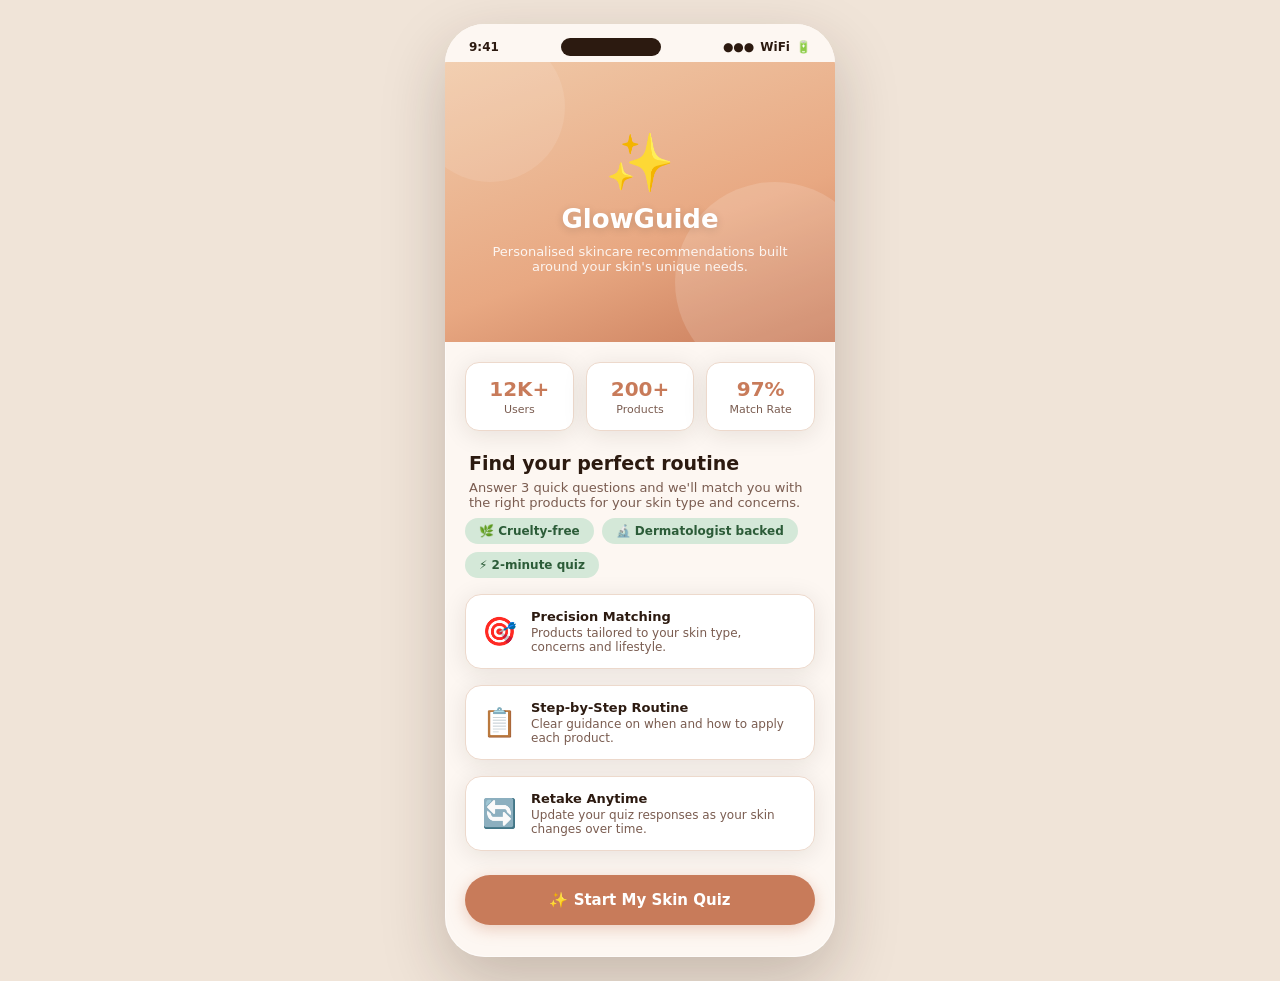
<file: index.html>
<!DOCTYPE html>
<html lang="en">
<head>
  <meta charset="UTF-8" />
  <meta name="viewport" content="width=device-width, initial-scale=1.0" />
  <title>GlowGuide – Home</title>
  <link rel="stylesheet" href="style.css" />
</head>
<body>
  <div class="phone">

    <!-- Status Bar -->
    <div class="status-bar">
      <span>9:41</span>
      <div class="notch"></div>
      <div class="status-right">
        <span>●●●</span>
        <span>WiFi</span>
        <span>🔋</span>
      </div>
    </div>

    <!-- Screen -->
    <div class="screen">

      <!-- Hero -->
      <div class="hero">
        <div class="hero-icon">✨</div>
        <h1>GlowGuide</h1>
        <p>Personalised skincare recommendations built around your skin's unique needs.</p>
      </div>

      <!-- Stats Row -->
      <div style="margin-top:20px;"></div>
      <div class="stats-row">
        <div class="stat-box">
          <div class="num">12K+</div>
          <div class="lbl">Users</div>
        </div>
        <div class="stat-box">
          <div class="num">200+</div>
          <div class="lbl">Products</div>
        </div>
        <div class="stat-box">
          <div class="num">97%</div>
          <div class="lbl">Match Rate</div>
        </div>
      </div>

      <!-- About Card -->
      <div class="section-hd">
        <h2>Find your perfect routine</h2>
        <p>Answer 3 quick questions and we'll match you with the right products for your skin type and concerns.</p>
      </div>

      <!-- Feature Chips -->
      <div class="chip-row">
        <div class="chip">🌿 Cruelty-free</div>
        <div class="chip">🔬 Dermatologist backed</div>
        <div class="chip">⚡ 2-minute quiz</div>
      </div>

      <!-- Feature Cards -->
      <div style="margin-top:12px;"></div>
      <div class="card card-sm" style="display:flex;align-items:center;gap:14px;">
        <div style="font-size:28px;">🎯</div>
        <div>
          <div style="font-size:13px;font-weight:700;color:var(--text);">Precision Matching</div>
          <div style="font-size:12px;color:var(--muted);margin-top:2px;">Products tailored to your skin type, concerns and lifestyle.</div>
        </div>
      </div>
      <div class="card card-sm" style="display:flex;align-items:center;gap:14px;">
        <div style="font-size:28px;">📋</div>
        <div>
          <div style="font-size:13px;font-weight:700;color:var(--text);">Step-by-Step Routine</div>
          <div style="font-size:12px;color:var(--muted);margin-top:2px;">Clear guidance on when and how to apply each product.</div>
        </div>
      </div>
      <div class="card card-sm" style="display:flex;align-items:center;gap:14px;">
        <div style="font-size:28px;">🔄</div>
        <div>
          <div style="font-size:13px;font-weight:700;color:var(--text);">Retake Anytime</div>
          <div style="font-size:12px;color:var(--muted);margin-top:2px;">Update your quiz responses as your skin changes over time.</div>
        </div>
      </div>

      <!-- CTA -->
      <div class="btn-cta-wrap" style="margin-top:8px;">
        <a href="quiz1.html" class="btn btn-primary">✨ Start My Skin Quiz</a>
      </div>

    </div><!-- /screen -->
  </div><!-- /phone -->
</body>
</html>
</file>
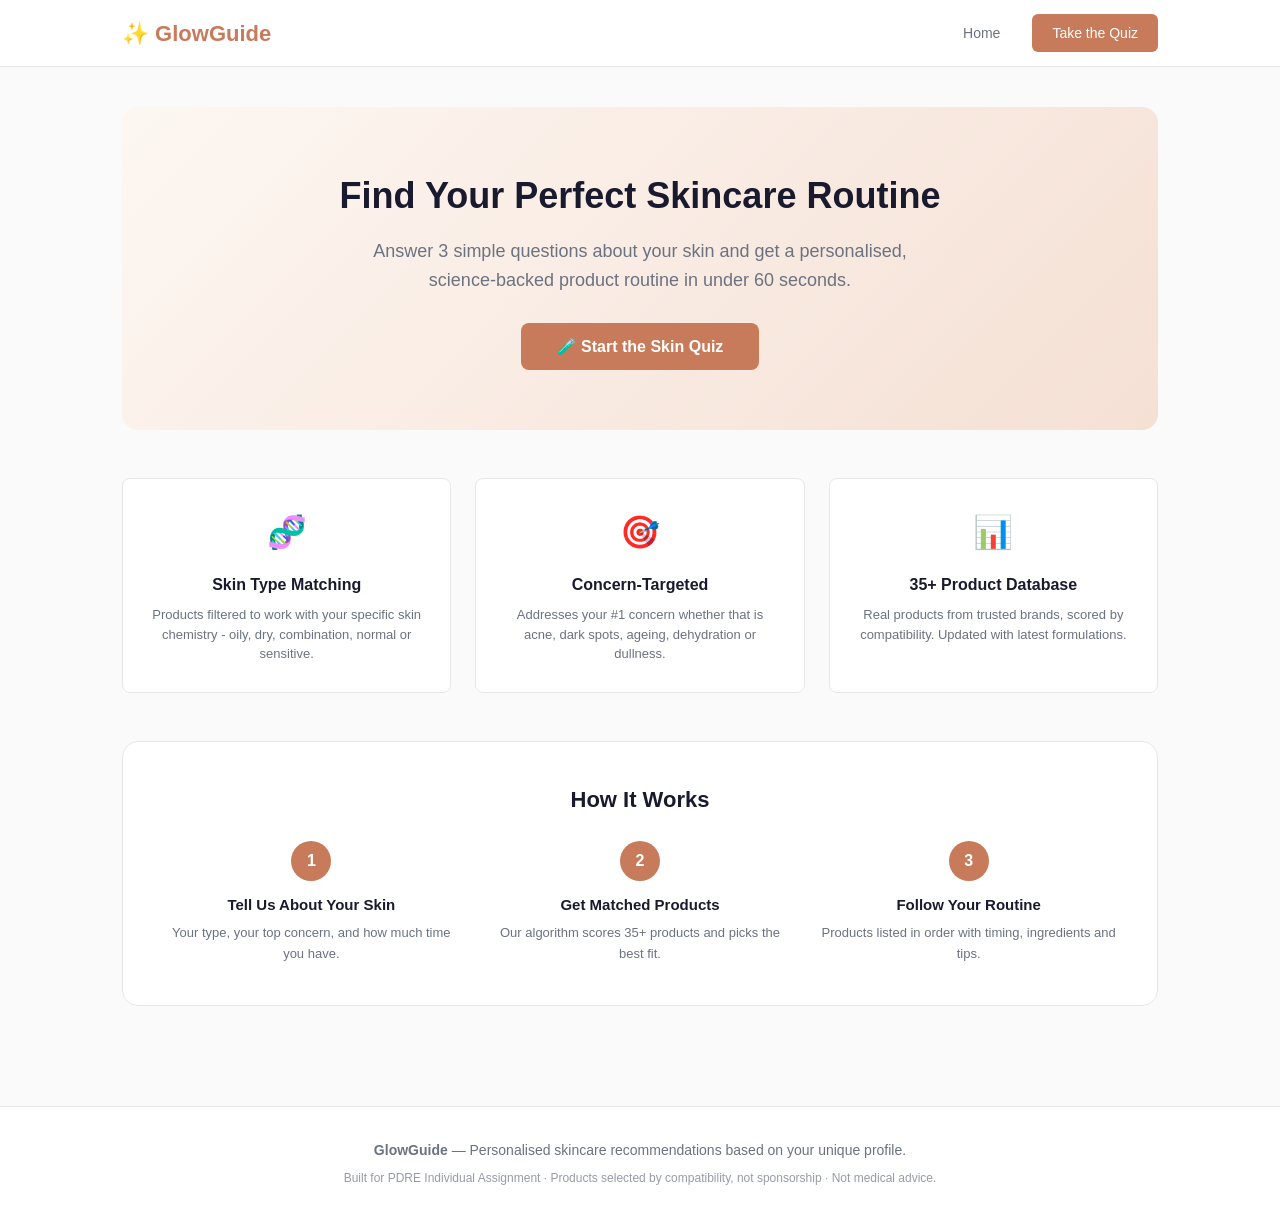
<file: app/index.html>
<!DOCTYPE html>
<html lang="en">
<head>
  <meta charset="UTF-8" />
  <meta name="viewport" content="width=device-width, initial-scale=1.0" />
  <title>GlowGuide - Personalised Skincare Recommender</title>
  <link rel="stylesheet" href="style.css" />
  <link rel="icon" href="data:image/svg+xml,<svg xmlns='http://www.w3.org/2000/svg' viewBox='0 0 100 100'><text y='.9em' font-size='90'>&#x2728;</text></svg>" />
</head>
<body>

  <header>
    <nav class="main-nav">
      <a href="#" class="brand" id="logoLink">&#x2728; GlowGuide</a>
      <div class="nav-actions">
        <a href="#" class="nav-btn" id="navHome">Home</a>
        <a href="#" class="nav-btn nav-btn-fill" id="navQuiz">Take the Quiz</a>
      </div>
    </nav>
  </header>

  <div id="app"></div>

  <footer>
    <div class="footer-inner">
      <p><strong>GlowGuide</strong> &mdash; Personalised skincare recommendations based on your unique profile.</p>
      <p class="small">Built for PDRE Individual Assignment &middot; Products selected by compatibility, not sponsorship &middot; Not medical advice.</p>
    </div>
  </footer>

  <script src="data.js"></script>
  <script src="app.js"></script>
</body>
</html>
</file>
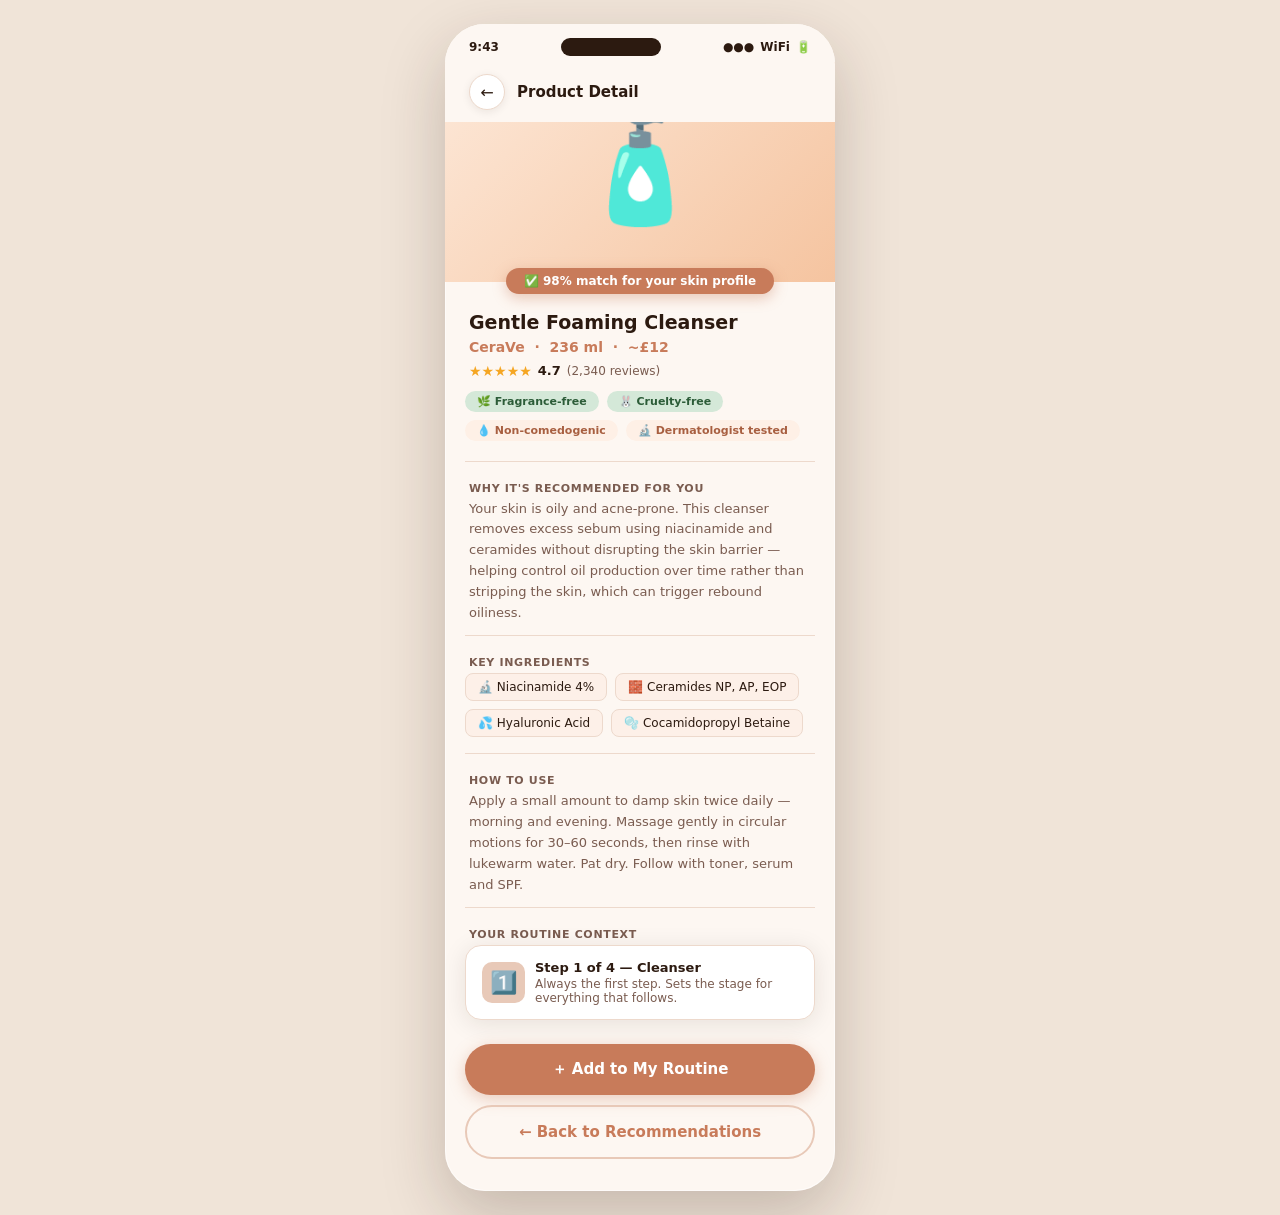
<file: product.html>
<!DOCTYPE html>
<html lang="en">
<head>
  <meta charset="UTF-8" />
  <meta name="viewport" content="width=device-width, initial-scale=1.0" />
  <title>GlowGuide – Product Detail</title>
  <link rel="stylesheet" href="style.css" />
</head>
<body>
  <div class="phone">

    <div class="status-bar">
      <span>9:43</span>
      <div class="notch"></div>
      <div class="status-right"><span>●●●</span><span>WiFi</span><span>🔋</span></div>
    </div>

    <div class="screen">

      <!-- Nav -->
      <div class="top-nav" style="position:absolute;z-index:10;width:100%;">
        <a href="results.html" class="back-btn">←</a>
        <span class="nav-title">Product Detail</span>
      </div>

      <!-- Product Hero Image -->
      <div class="product-hero">🧴</div>

      <!-- Match Badge -->
      <div style="
        background: var(--primary);
        color:#fff;
        border-radius: 50px;
        padding: 6px 18px;
        font-size:12px;
        font-weight:700;
        width:fit-content;
        margin: -14px auto 0;
        position:relative;
        z-index:2;
        box-shadow: 0 4px 14px rgba(200,123,90,0.4);
      ">✅ 98% match for your skin profile</div>

      <!-- Name & Brand -->
      <div class="section-hd" style="padding-top:16px;">
        <h2>Gentle Foaming Cleanser</h2>
        <p style="font-size:14px;font-weight:600;color:var(--primary);">CeraVe &nbsp;·&nbsp; 236 ml &nbsp;·&nbsp; ~£12</p>
      </div>

      <!-- Rating -->
      <div class="rating">
        <span class="stars">★★★★★</span>
        <span class="rating-num">4.7</span>
        <span class="rating-count">(2,340 reviews)</span>
      </div>

      <!-- Badges -->
      <div class="badge-row" style="margin-top:12px;">
        <span class="badge badge-green">🌿 Fragrance-free</span>
        <span class="badge badge-green">🐰 Cruelty-free</span>
        <span class="badge badge-orange">💧 Non-comedogenic</span>
        <span class="badge badge-orange">🔬 Dermatologist tested</span>
      </div>

      <div class="divider" style="margin-top:16px;"></div>

      <!-- Why it's recommended -->
      <div class="label">Why it's recommended for you</div>
      <p class="body-text">
        Your skin is oily and acne-prone. This cleanser removes excess sebum using niacinamide and ceramides without disrupting the skin barrier — helping control oil production over time rather than stripping the skin, which can trigger rebound oiliness.
      </p>

      <div class="divider" style="margin-top:12px;"></div>

      <!-- Key Ingredients -->
      <div class="label">Key Ingredients</div>
      <div class="ingredient-tags">
        <div class="ing-tag">🔬 Niacinamide 4%</div>
        <div class="ing-tag">🧱 Ceramides NP, AP, EOP</div>
        <div class="ing-tag">💦 Hyaluronic Acid</div>
        <div class="ing-tag">🫧 Cocamidopropyl Betaine</div>
      </div>

      <div class="divider" style="margin-top:12px;"></div>

      <!-- How to use -->
      <div class="label">How to Use</div>
      <p class="body-text">
        Apply a small amount to damp skin twice daily — morning and evening. Massage gently in circular motions for 30–60 seconds, then rinse with lukewarm water. Pat dry. Follow with toner, serum and SPF.
      </p>

      <div class="divider" style="margin-top:12px;"></div>

      <!-- Step context -->
      <div class="label">Your Routine Context</div>
      <div class="card card-sm" style="display:flex;gap:10px;align-items:center;">
        <div style="font-size:22px;background:var(--accent);border-radius:10px;padding:8px;">1️⃣</div>
        <div>
          <div style="font-size:13px;font-weight:700;color:var(--text);">Step 1 of 4 — Cleanser</div>
          <div style="font-size:12px;color:var(--muted);margin-top:2px;">Always the first step. Sets the stage for everything that follows.</div>
        </div>
      </div>

      <!-- CTA -->
      <div class="btn-cta-wrap" style="margin-top:8px;">
        <a href="results.html" class="btn btn-primary">＋ Add to My Routine</a>
      </div>
      <div class="btn-cta-wrap" style="margin-top:10px;">
        <a href="results.html" class="btn btn-outline">← Back to Recommendations</a>
      </div>

    </div>
  </div>
</body>
</html>
</file>
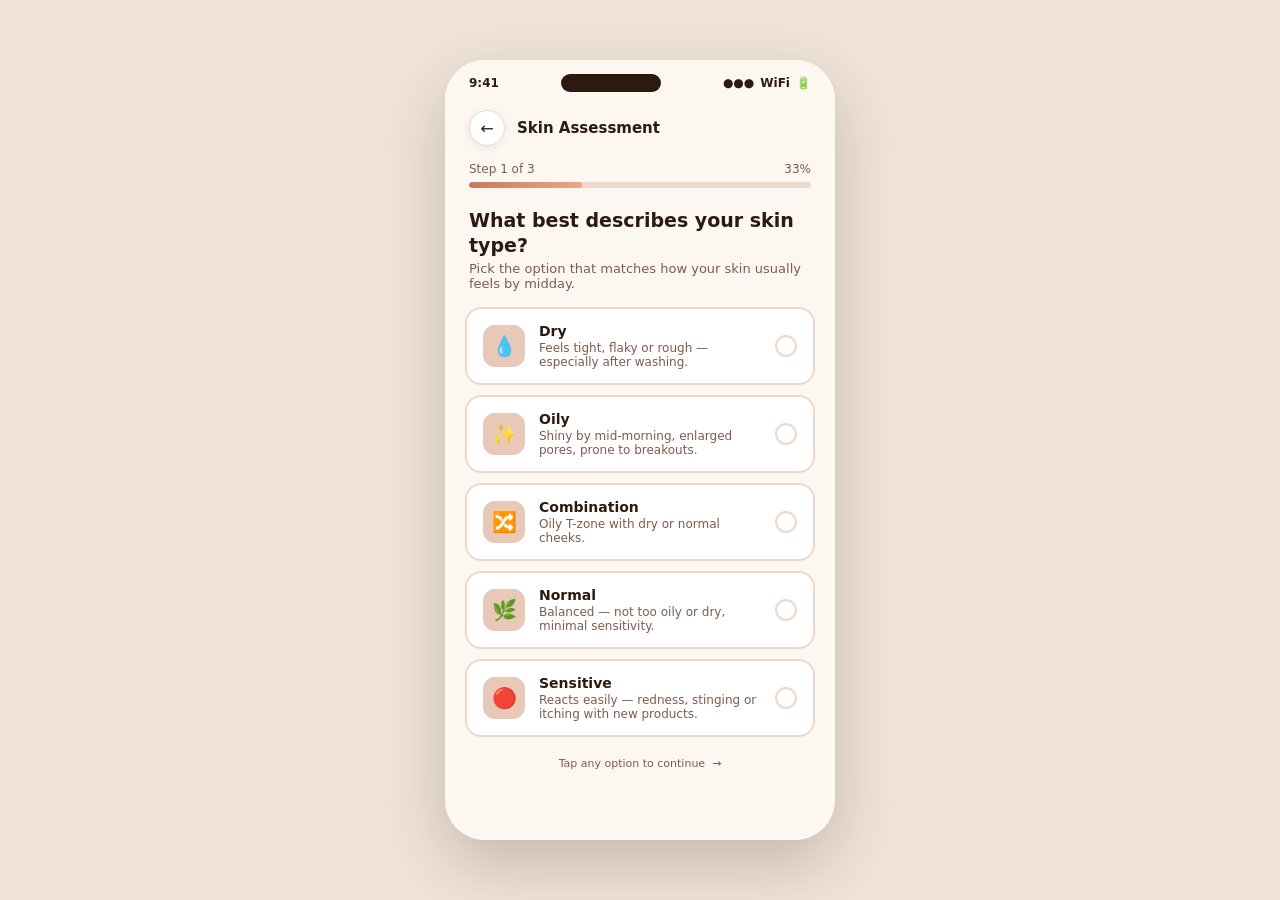
<file: quiz1.html>
<!DOCTYPE html>
<html lang="en">
<head>
  <meta charset="UTF-8" />
  <meta name="viewport" content="width=device-width, initial-scale=1.0" />
  <title>GlowGuide – Skin Type</title>
  <link rel="stylesheet" href="style.css" />
</head>
<body>
  <div class="phone">

    <div class="status-bar">
      <span>9:41</span>
      <div class="notch"></div>
      <div class="status-right"><span>●●●</span><span>WiFi</span><span>🔋</span></div>
    </div>

    <div class="screen">

      <!-- Nav -->
      <div class="top-nav">
        <a href="index.html" class="back-btn">←</a>
        <span class="nav-title">Skin Assessment</span>
      </div>

      <!-- Progress -->
      <div class="progress-wrap">
        <div class="progress-label">
          <span>Step 1 of 3</span>
          <span>33%</span>
        </div>
        <div class="progress-bar">
          <div class="progress-fill" style="width:33%"></div>
        </div>
      </div>

      <!-- Question -->
      <div class="section-hd">
        <h2>What best describes your skin type?</h2>
        <p>Pick the option that matches how your skin usually feels by midday.</p>
      </div>

      <!-- Options — each links to next step -->
      <div class="option-list" style="margin-top:8px;">

        <a href="quiz2.html" class="option">
          <div class="option-icon">💧</div>
          <div class="option-text">
            <h3>Dry</h3>
            <p>Feels tight, flaky or rough — especially after washing.</p>
          </div>
          <div class="option-check"></div>
        </a>

        <a href="quiz2.html" class="option">
          <div class="option-icon">✨</div>
          <div class="option-text">
            <h3>Oily</h3>
            <p>Shiny by mid-morning, enlarged pores, prone to breakouts.</p>
          </div>
          <div class="option-check"></div>
        </a>

        <a href="quiz2.html" class="option">
          <div class="option-icon">🔀</div>
          <div class="option-text">
            <h3>Combination</h3>
            <p>Oily T-zone with dry or normal cheeks.</p>
          </div>
          <div class="option-check"></div>
        </a>

        <a href="quiz2.html" class="option">
          <div class="option-icon">🌿</div>
          <div class="option-text">
            <h3>Normal</h3>
            <p>Balanced — not too oily or dry, minimal sensitivity.</p>
          </div>
          <div class="option-check"></div>
        </a>

        <a href="quiz2.html" class="option">
          <div class="option-icon">🔴</div>
          <div class="option-text">
            <h3>Sensitive</h3>
            <p>Reacts easily — redness, stinging or itching with new products.</p>
          </div>
          <div class="option-check"></div>
        </a>

      </div>

      <div style="padding: 20px 20px 0;">
        <p style="font-size:11px;color:var(--muted);text-align:center;">
          Tap any option to continue &nbsp;→
        </p>
      </div>

    </div><!-- /screen -->
  </div>
</body>
</html>
</file>
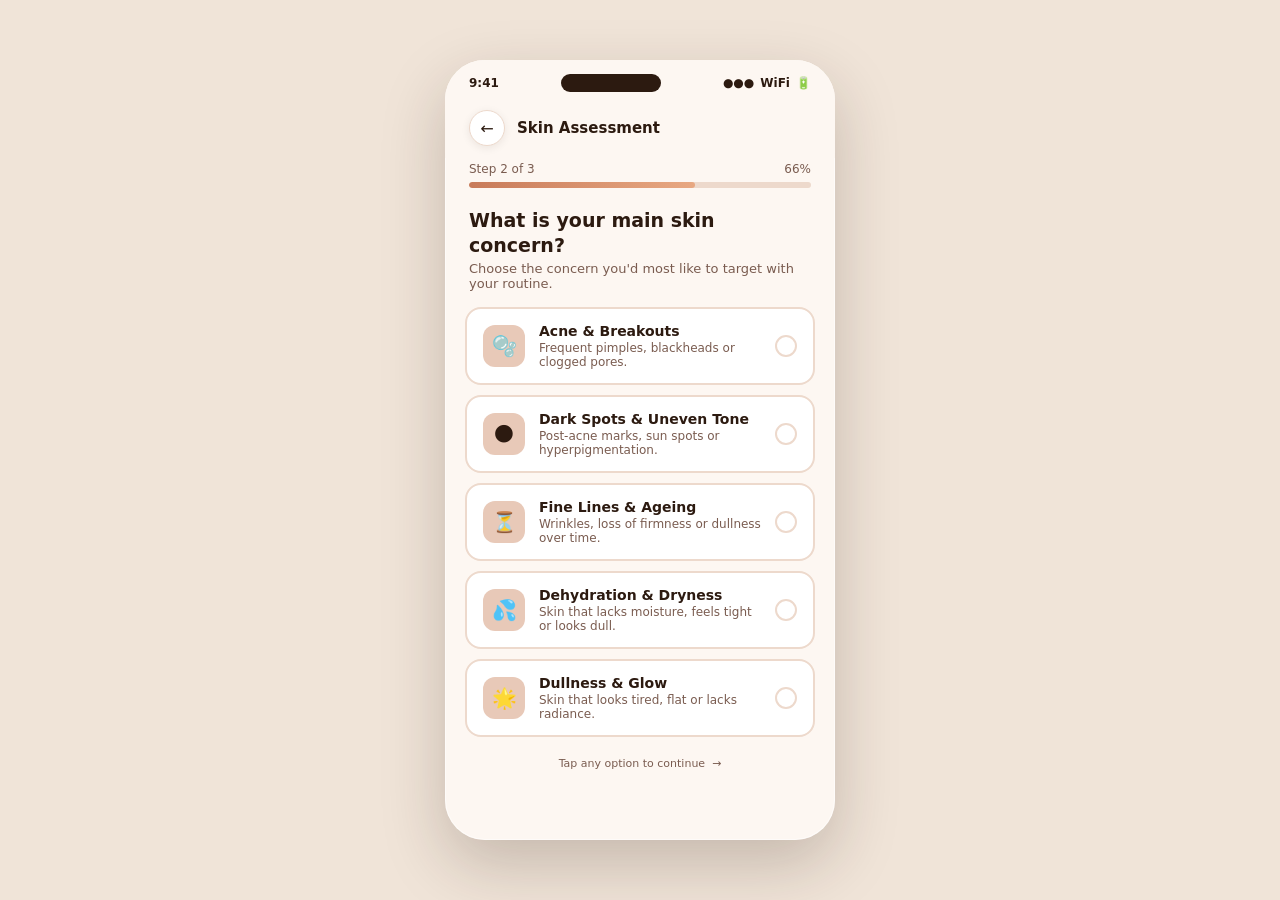
<file: quiz2.html>
<!DOCTYPE html>
<html lang="en">
<head>
  <meta charset="UTF-8" />
  <meta name="viewport" content="width=device-width, initial-scale=1.0" />
  <title>GlowGuide – Skin Concerns</title>
  <link rel="stylesheet" href="style.css" />
</head>
<body>
  <div class="phone">

    <div class="status-bar">
      <span>9:41</span>
      <div class="notch"></div>
      <div class="status-right"><span>●●●</span><span>WiFi</span><span>🔋</span></div>
    </div>

    <div class="screen">

      <!-- Nav -->
      <div class="top-nav">
        <a href="quiz1.html" class="back-btn">←</a>
        <span class="nav-title">Skin Assessment</span>
      </div>

      <!-- Progress -->
      <div class="progress-wrap">
        <div class="progress-label">
          <span>Step 2 of 3</span>
          <span>66%</span>
        </div>
        <div class="progress-bar">
          <div class="progress-fill" style="width:66%"></div>
        </div>
      </div>

      <!-- Question -->
      <div class="section-hd">
        <h2>What is your main skin concern?</h2>
        <p>Choose the concern you'd most like to target with your routine.</p>
      </div>

      <!-- Options -->
      <div class="option-list" style="margin-top:8px;">

        <a href="quiz3.html" class="option">
          <div class="option-icon">🫧</div>
          <div class="option-text">
            <h3>Acne &amp; Breakouts</h3>
            <p>Frequent pimples, blackheads or clogged pores.</p>
          </div>
          <div class="option-check"></div>
        </a>

        <a href="quiz3.html" class="option">
          <div class="option-icon">🌑</div>
          <div class="option-text">
            <h3>Dark Spots &amp; Uneven Tone</h3>
            <p>Post-acne marks, sun spots or hyperpigmentation.</p>
          </div>
          <div class="option-check"></div>
        </a>

        <a href="quiz3.html" class="option">
          <div class="option-icon">⏳</div>
          <div class="option-text">
            <h3>Fine Lines &amp; Ageing</h3>
            <p>Wrinkles, loss of firmness or dullness over time.</p>
          </div>
          <div class="option-check"></div>
        </a>

        <a href="quiz3.html" class="option">
          <div class="option-icon">💦</div>
          <div class="option-text">
            <h3>Dehydration &amp; Dryness</h3>
            <p>Skin that lacks moisture, feels tight or looks dull.</p>
          </div>
          <div class="option-check"></div>
        </a>

        <a href="quiz3.html" class="option">
          <div class="option-icon">🌟</div>
          <div class="option-text">
            <h3>Dullness &amp; Glow</h3>
            <p>Skin that looks tired, flat or lacks radiance.</p>
          </div>
          <div class="option-check"></div>
        </a>

      </div>

      <div style="padding: 20px 20px 0;">
        <p style="font-size:11px;color:var(--muted);text-align:center;">
          Tap any option to continue &nbsp;→
        </p>
      </div>

    </div>
  </div>
</body>
</html>
</file>
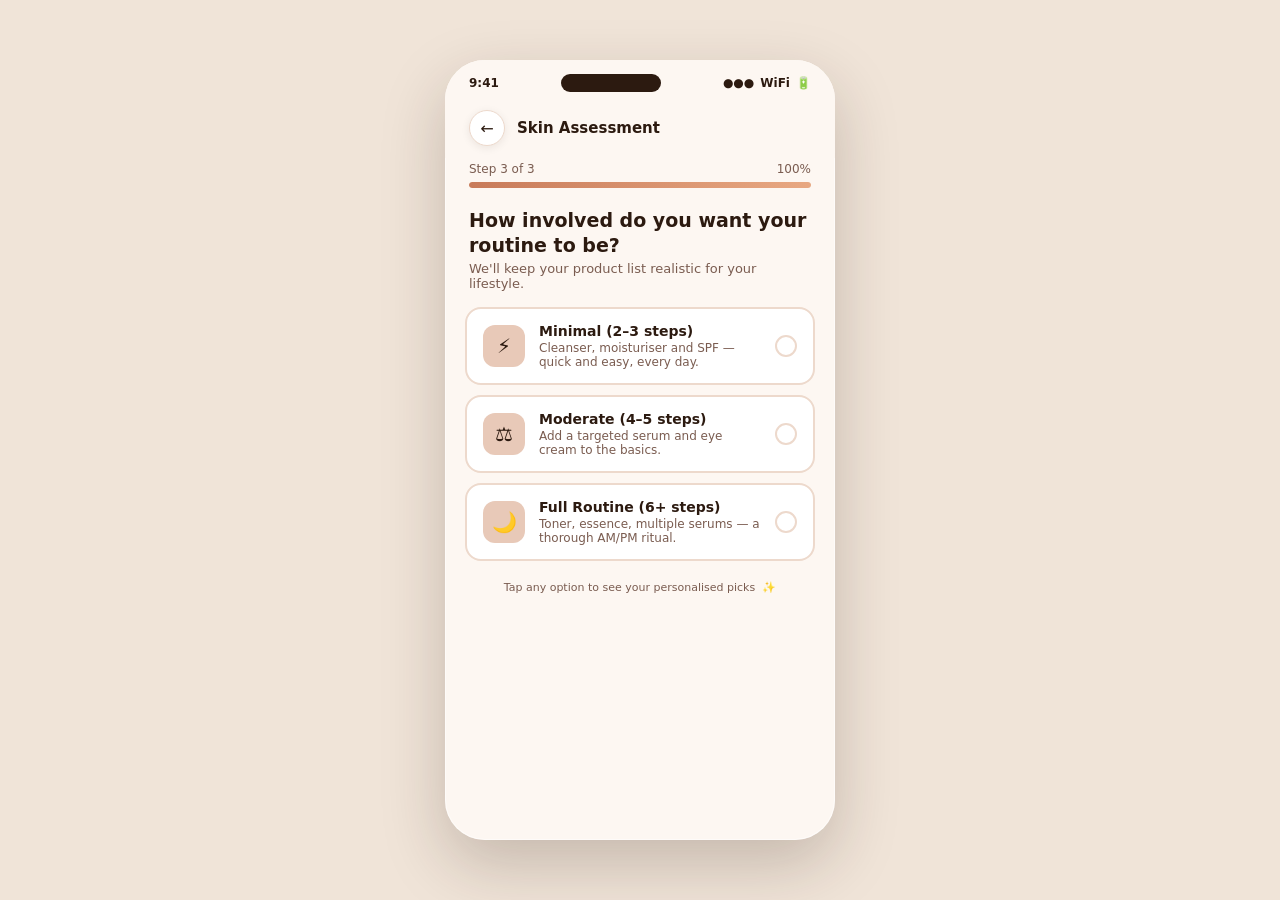
<file: quiz3.html>
<!DOCTYPE html>
<html lang="en">
<head>
  <meta charset="UTF-8" />
  <meta name="viewport" content="width=device-width, initial-scale=1.0" />
  <title>GlowGuide – Routine Preference</title>
  <link rel="stylesheet" href="style.css" />
</head>
<body>
  <div class="phone">

    <div class="status-bar">
      <span>9:41</span>
      <div class="notch"></div>
      <div class="status-right"><span>●●●</span><span>WiFi</span><span>🔋</span></div>
    </div>

    <div class="screen">

      <!-- Nav -->
      <div class="top-nav">
        <a href="quiz2.html" class="back-btn">←</a>
        <span class="nav-title">Skin Assessment</span>
      </div>

      <!-- Progress -->
      <div class="progress-wrap">
        <div class="progress-label">
          <span>Step 3 of 3</span>
          <span>100%</span>
        </div>
        <div class="progress-bar">
          <div class="progress-fill" style="width:100%"></div>
        </div>
      </div>

      <!-- Question -->
      <div class="section-hd">
        <h2>How involved do you want your routine to be?</h2>
        <p>We'll keep your product list realistic for your lifestyle.</p>
      </div>

      <!-- Options -->
      <div class="option-list" style="margin-top:8px;">

        <a href="results-minimal.html" class="option">
          <div class="option-icon">⚡</div>
          <div class="option-text">
            <h3>Minimal (2–3 steps)</h3>
            <p>Cleanser, moisturiser and SPF — quick and easy, every day.</p>
          </div>
          <div class="option-check"></div>
        </a>

        <a href="results-moderate.html" class="option">
          <div class="option-icon">⚖️</div>
          <div class="option-text">
            <h3>Moderate (4–5 steps)</h3>
            <p>Add a targeted serum and eye cream to the basics.</p>
          </div>
          <div class="option-check"></div>
        </a>

        <a href="results-full.html" class="option">
          <div class="option-icon">🌙</div>
          <div class="option-text">
            <h3>Full Routine (6+ steps)</h3>
            <p>Toner, essence, multiple serums — a thorough AM/PM ritual.</p>
          </div>
          <div class="option-check"></div>
        </a>

      </div>

      <div style="padding: 20px 20px 0;">
        <p style="font-size:11px;color:var(--muted);text-align:center;">
          Tap any option to see your personalised picks &nbsp;✨
        </p>
      </div>

    </div>
  </div>
</body>
</html>
</file>
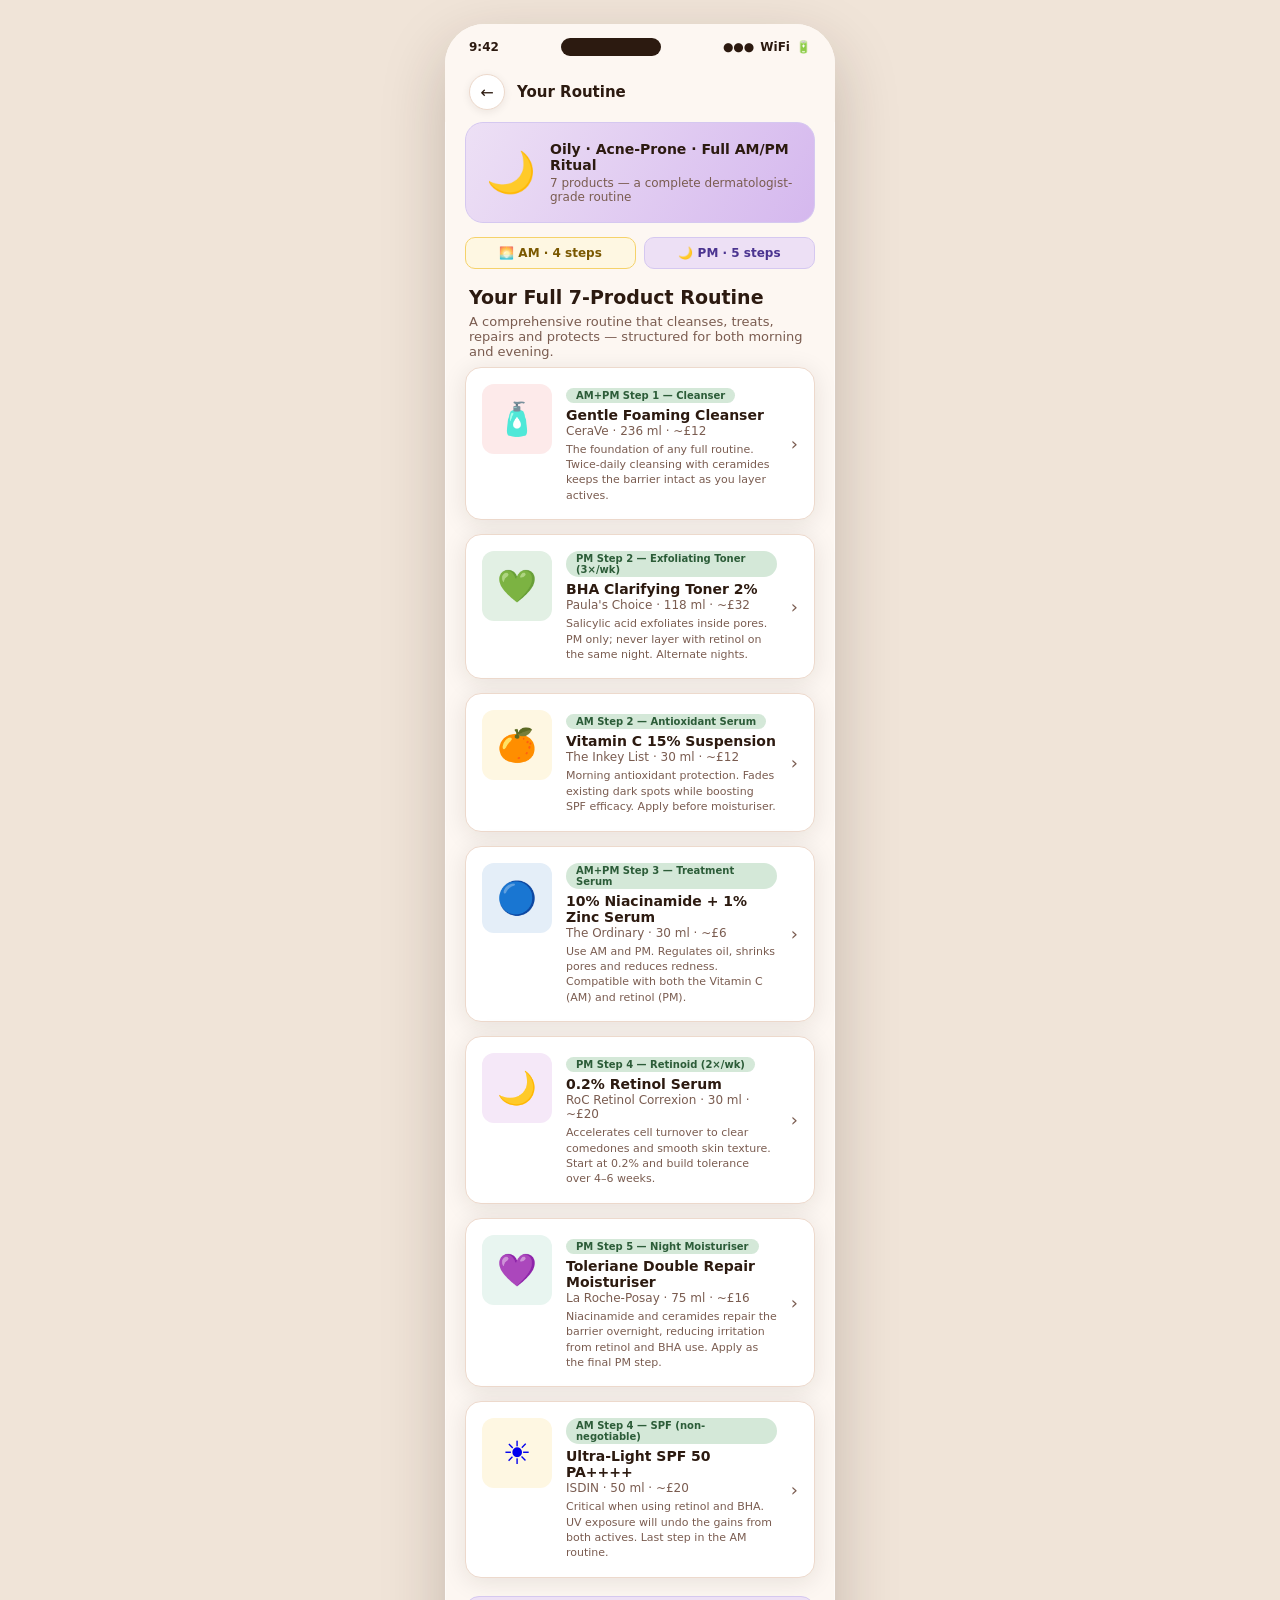
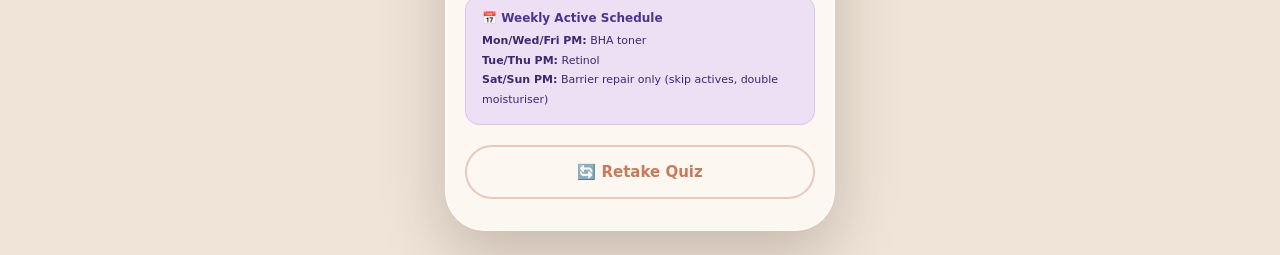
<file: results-full.html>
<!DOCTYPE html>
<html lang="en">
<head>
  <meta charset="UTF-8" />
  <meta name="viewport" content="width=device-width, initial-scale=1.0" />
  <title>GlowGuide – Full Routine</title>
  <link rel="stylesheet" href="style.css" />
</head>
<body>
  <div class="phone">

    <div class="status-bar">
      <span>9:42</span>
      <div class="notch"></div>
      <div class="status-right"><span>●●●</span><span>WiFi</span><span>🔋</span></div>
    </div>

    <div class="screen">

      <div class="top-nav">
        <a href="quiz3.html" class="back-btn">←</a>
        <span class="nav-title">Your Routine</span>
      </div>

      <!-- Result Banner -->
      <div style="background:linear-gradient(120deg,#EDE0F5,#D5B8EE);margin:0 20px;border-radius:18px;padding:18px 20px;display:flex;align-items:center;gap:14px;border:1px solid #D5C8F0;">
        <div style="font-size:40px;">🌙</div>
        <div>
          <div style="font-size:14px;font-weight:700;color:var(--text);">Oily · Acne-Prone · Full AM/PM Ritual</div>
          <div style="font-size:12px;color:var(--muted);margin-top:3px;">7 products — a complete dermatologist-grade routine</div>
        </div>
      </div>

      <!-- AM / PM labels -->
      <div style="display:flex;gap:8px;padding:14px 20px 4px;">
        <div style="flex:1;background:#FEF7E2;border-radius:10px;padding:8px 12px;text-align:center;border:1px solid #F5D26A;">
          <div style="font-weight:700;font-size:12px;color:#7A5800;">🌅 AM · 4 steps</div>
        </div>
        <div style="flex:1;background:#EDE0F5;border-radius:10px;padding:8px 12px;text-align:center;border:1px solid #D5C8F0;">
          <div style="font-weight:700;font-size:12px;color:#4B3490;">🌙 PM · 5 steps</div>
        </div>
      </div>

      <div class="section-hd" style="padding-top:12px;">
        <h2>Your Full 7-Product Routine</h2>
        <p>A comprehensive routine that cleanses, treats, repairs and protects — structured for both morning and evening.</p>
      </div>

      <!-- Step 1 — Cleanser (AM+PM) -->
      <a href="product.html" class="product-card">
        <div class="product-img pink">🧴</div>
        <div class="product-info">
          <span class="product-tag">AM+PM Step 1 — Cleanser</span>
          <h3>Gentle Foaming Cleanser</h3>
          <div class="brand">CeraVe · 236 ml · ~£12</div>
          <div class="desc">The foundation of any full routine. Twice-daily cleansing with ceramides keeps the barrier intact as you layer actives.</div>
        </div>
        <div class="product-arrow">›</div>
      </a>

      <!-- Step 2 — Exfoliating Toner (PM, 3x/week) -->
      <a href="product.html" class="product-card">
        <div class="product-img green">💚</div>
        <div class="product-info">
          <span class="product-tag">PM Step 2 — Exfoliating Toner (3×/wk)</span>
          <h3>BHA Clarifying Toner 2%</h3>
          <div class="brand">Paula's Choice · 118 ml · ~£32</div>
          <div class="desc">Salicylic acid exfoliates inside pores. PM only; never layer with retinol on the same night. Alternate nights.</div>
        </div>
        <div class="product-arrow">›</div>
      </a>

      <!-- Step 3 — Vitamin C Serum (AM) -->
      <a href="product.html" class="product-card">
        <div class="product-img yellow">🍊</div>
        <div class="product-info">
          <span class="product-tag">AM Step 2 — Antioxidant Serum</span>
          <h3>Vitamin C 15% Suspension</h3>
          <div class="brand">The Inkey List · 30 ml · ~£12</div>
          <div class="desc">Morning antioxidant protection. Fades existing dark spots while boosting SPF efficacy. Apply before moisturiser.</div>
        </div>
        <div class="product-arrow">›</div>
      </a>

      <!-- Step 4 — Niacinamide Serum (AM+PM) -->
      <a href="product.html" class="product-card">
        <div class="product-img blue">🔵</div>
        <div class="product-info">
          <span class="product-tag">AM+PM Step 3 — Treatment Serum</span>
          <h3>10% Niacinamide + 1% Zinc Serum</h3>
          <div class="brand">The Ordinary · 30 ml · ~£6</div>
          <div class="desc">Use AM and PM. Regulates oil, shrinks pores and reduces redness. Compatible with both the Vitamin C (AM) and retinol (PM).</div>
        </div>
        <div class="product-arrow">›</div>
      </a>

      <!-- Step 5 — Retinol (PM, 2x/week) -->
      <a href="product.html" class="product-card">
        <div class="product-img pink" style="background:#F5E8F8;">🌙</div>
        <div class="product-info">
          <span class="product-tag">PM Step 4 — Retinoid (2×/wk)</span>
          <h3>0.2% Retinol Serum</h3>
          <div class="brand">RoC Retinol Correxion · 30 ml · ~£20</div>
          <div class="desc">Accelerates cell turnover to clear comedones and smooth skin texture. Start at 0.2% and build tolerance over 4–6 weeks.</div>
        </div>
        <div class="product-arrow">›</div>
      </a>

      <!-- Step 6 — Moisturiser (PM) -->
      <a href="product.html" class="product-card">
        <div class="product-img green" style="background:#E8F5F0;">💜</div>
        <div class="product-info">
          <span class="product-tag">PM Step 5 — Night Moisturiser</span>
          <h3>Toleriane Double Repair Moisturiser</h3>
          <div class="brand">La Roche-Posay · 75 ml · ~£16</div>
          <div class="desc">Niacinamide and ceramides repair the barrier overnight, reducing irritation from retinol and BHA use. Apply as the final PM step.</div>
        </div>
        <div class="product-arrow">›</div>
      </a>

      <!-- Step 7 — SPF (AM) -->
      <a href="product.html" class="product-card">
        <div class="product-img yellow">☀️</div>
        <div class="product-info">
          <span class="product-tag">AM Step 4 — SPF (non-negotiable)</span>
          <h3>Ultra-Light SPF 50 PA++++</h3>
          <div class="brand">ISDIN · 50 ml · ~£20</div>
          <div class="desc">Critical when using retinol and BHA. UV exposure will undo the gains from both actives. Last step in the AM routine.</div>
        </div>
        <div class="product-arrow">›</div>
      </a>

      <!-- Schedule card -->
      <div style="margin:4px 20px 12px;background:#EDE0F5;border-radius:14px;padding:14px 16px;border:1px solid #D5C8F0;">
        <div style="font-size:12px;font-weight:700;color:#4B3490;">📅 Weekly Active Schedule</div>
        <div style="font-size:11px;color:#3a2870;margin-top:6px;line-height:1.8;">
          <strong>Mon/Wed/Fri PM:</strong> BHA toner<br>
          <strong>Tue/Thu PM:</strong> Retinol<br>
          <strong>Sat/Sun PM:</strong> Barrier repair only (skip actives, double moisturiser)
        </div>
      </div>

      <div class="btn-cta-wrap">
        <a href="quiz1.html" class="btn btn-outline">🔄 Retake Quiz</a>
      </div>

    </div>
  </div>
</body>
</html>
</file>
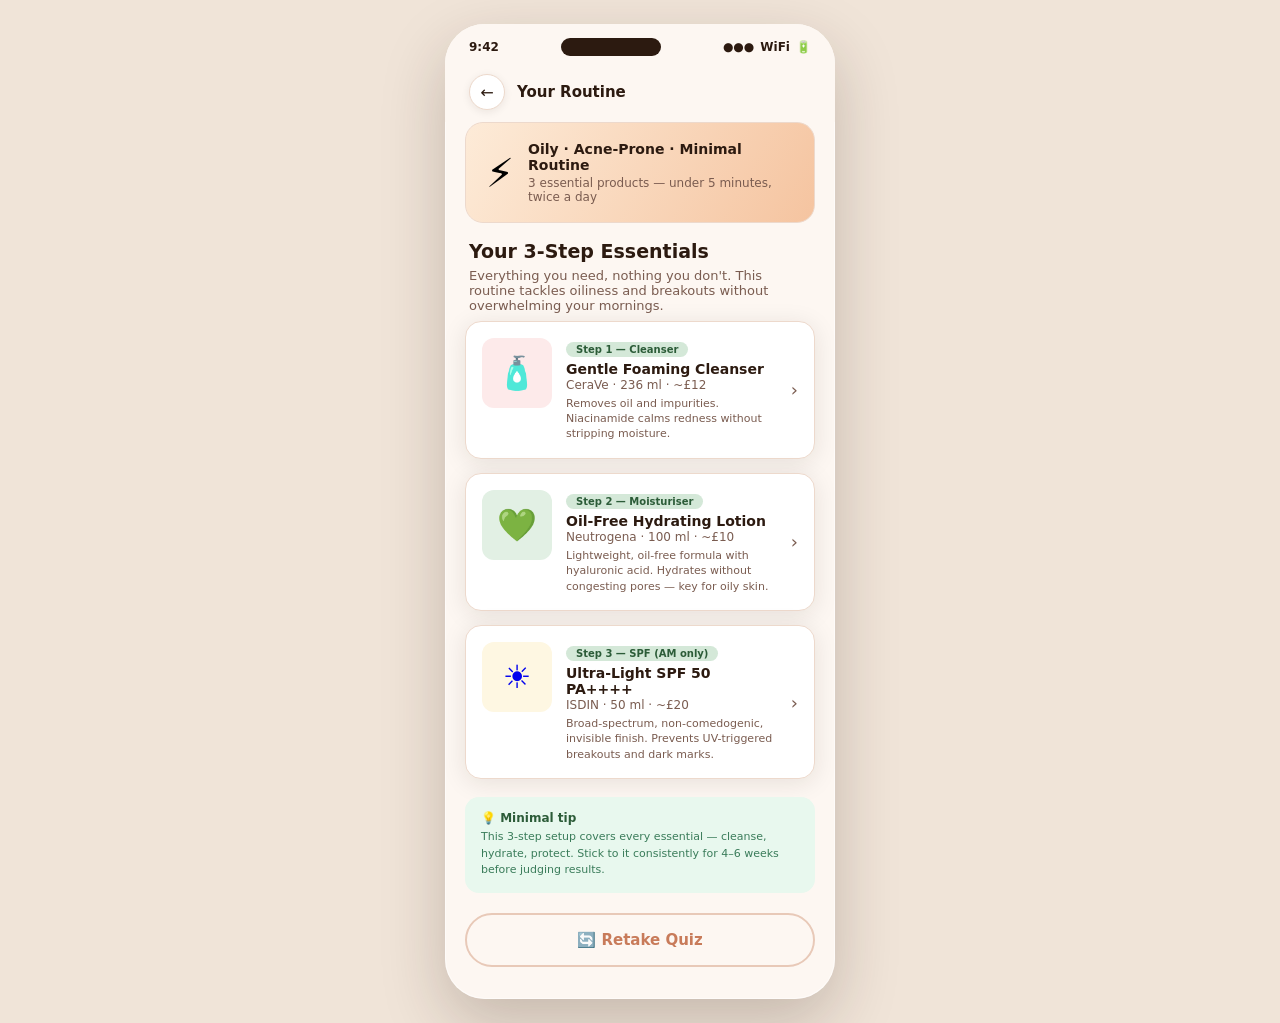
<file: results-minimal.html>
<!DOCTYPE html>
<html lang="en">
<head>
  <meta charset="UTF-8" />
  <meta name="viewport" content="width=device-width, initial-scale=1.0" />
  <title>GlowGuide – Minimal Routine</title>
  <link rel="stylesheet" href="style.css" />
</head>
<body>
  <div class="phone">

    <div class="status-bar">
      <span>9:42</span>
      <div class="notch"></div>
      <div class="status-right"><span>●●●</span><span>WiFi</span><span>🔋</span></div>
    </div>

    <div class="screen">

      <div class="top-nav">
        <a href="quiz3.html" class="back-btn">←</a>
        <span class="nav-title">Your Routine</span>
      </div>

      <!-- Result Banner -->
      <div style="background:linear-gradient(120deg,#FDEBD8,#F5C4A0);margin:0 20px;border-radius:18px;padding:18px 20px;display:flex;align-items:center;gap:14px;border:1px solid #EDD9CC;">
        <div style="font-size:40px;">⚡</div>
        <div>
          <div style="font-size:14px;font-weight:700;color:var(--text);">Oily · Acne-Prone · Minimal Routine</div>
          <div style="font-size:12px;color:var(--muted);margin-top:3px;">3 essential products — under 5 minutes, twice a day</div>
        </div>
      </div>

      <div class="section-hd" style="padding-top:16px;">
        <h2>Your 3-Step Essentials</h2>
        <p>Everything you need, nothing you don't. This routine tackles oiliness and breakouts without overwhelming your mornings.</p>
      </div>

      <!-- Product 1 — Cleanser -->
      <a href="product.html" class="product-card">
        <div class="product-img pink">🧴</div>
        <div class="product-info">
          <span class="product-tag">Step 1 — Cleanser</span>
          <h3>Gentle Foaming Cleanser</h3>
          <div class="brand">CeraVe · 236 ml · ~£12</div>
          <div class="desc">Removes oil and impurities. Niacinamide calms redness without stripping moisture.</div>
        </div>
        <div class="product-arrow">›</div>
      </a>

      <!-- Product 2 — Moisturiser -->
      <a href="product.html" class="product-card">
        <div class="product-img green">💚</div>
        <div class="product-info">
          <span class="product-tag">Step 2 — Moisturiser</span>
          <h3>Oil-Free Hydrating Lotion</h3>
          <div class="brand">Neutrogena · 100 ml · ~£10</div>
          <div class="desc">Lightweight, oil-free formula with hyaluronic acid. Hydrates without congesting pores — key for oily skin.</div>
        </div>
        <div class="product-arrow">›</div>
      </a>

      <!-- Product 3 — SPF -->
      <a href="product.html" class="product-card">
        <div class="product-img yellow">☀️</div>
        <div class="product-info">
          <span class="product-tag">Step 3 — SPF (AM only)</span>
          <h3>Ultra-Light SPF 50 PA++++</h3>
          <div class="brand">ISDIN · 50 ml · ~£20</div>
          <div class="desc">Broad-spectrum, non-comedogenic, invisible finish. Prevents UV-triggered breakouts and dark marks.</div>
        </div>
        <div class="product-arrow">›</div>
      </a>

      <div style="margin:4px 20px 12px;background:#E8F8EE;border-radius:14px;padding:14px 16px;">
        <div style="font-size:12px;font-weight:700;color:#2C5C38;">💡 Minimal tip</div>
        <div style="font-size:11px;color:#3a7c5a;margin-top:4px;line-height:1.5;">This 3-step setup covers every essential — cleanse, hydrate, protect. Stick to it consistently for 4–6 weeks before judging results.</div>
      </div>

      <div class="btn-cta-wrap">
        <a href="quiz1.html" class="btn btn-outline">🔄 Retake Quiz</a>
      </div>

    </div>
  </div>
</body>
</html>
</file>
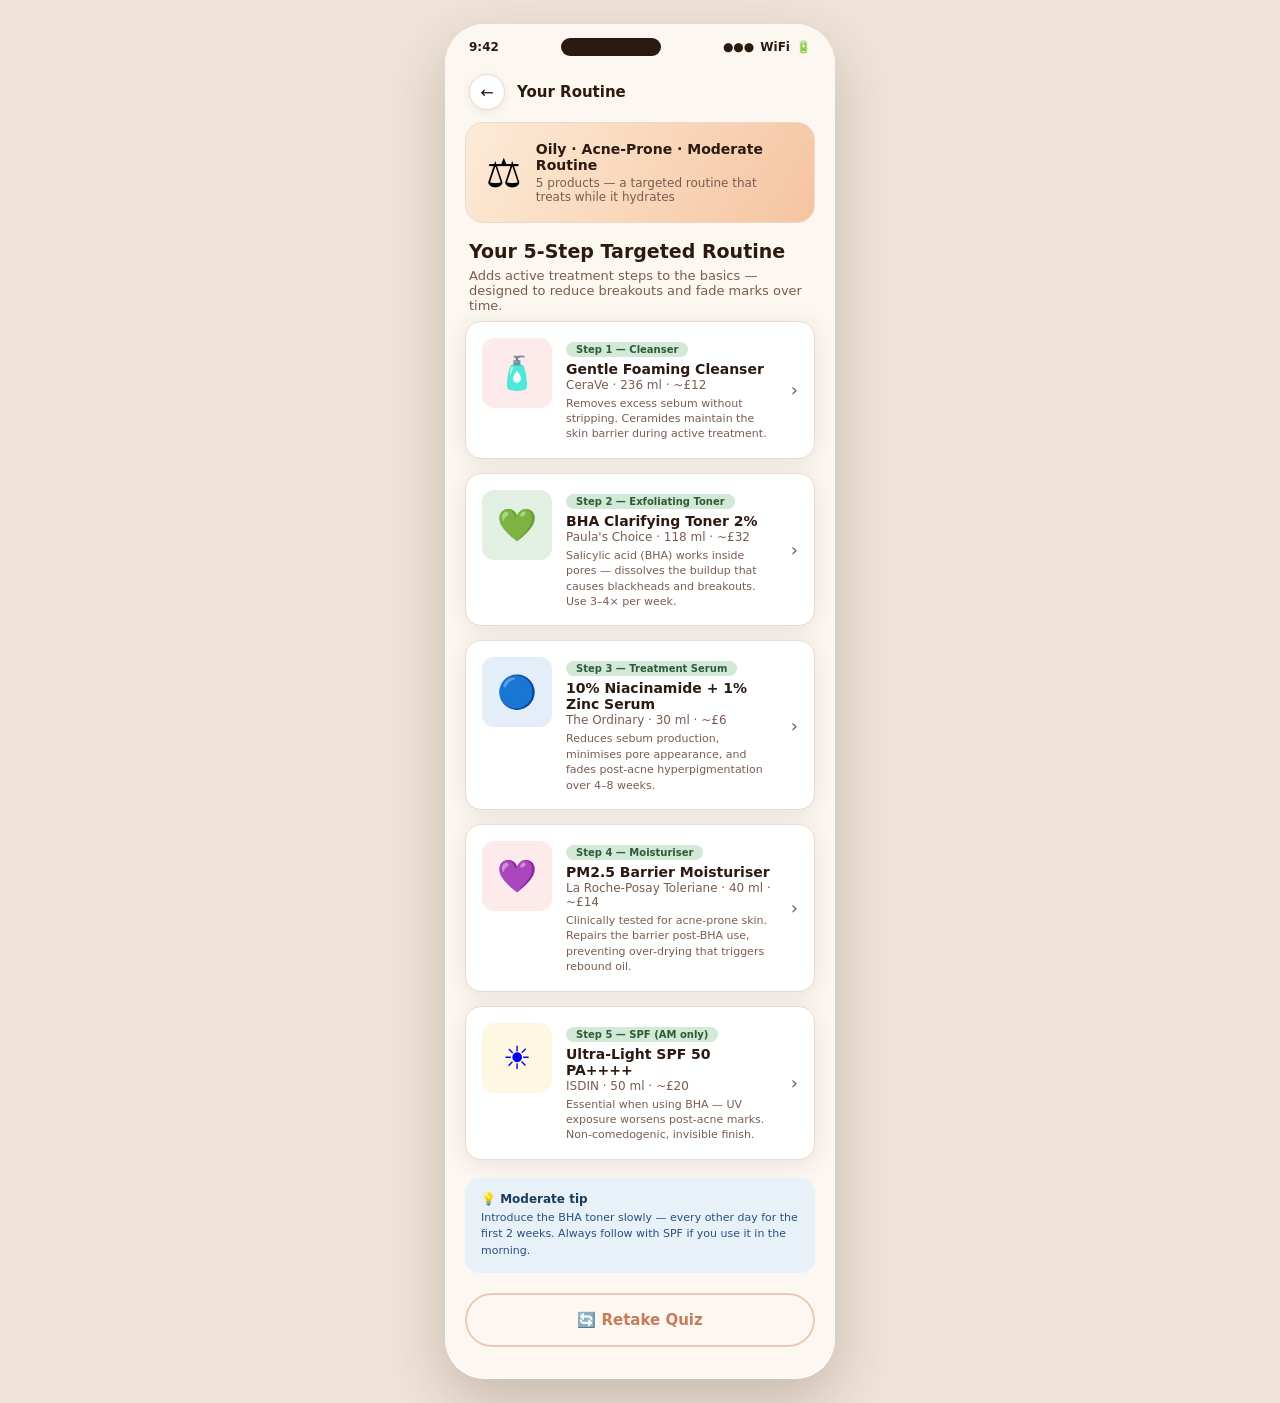
<file: results-moderate.html>
<!DOCTYPE html>
<html lang="en">
<head>
  <meta charset="UTF-8" />
  <meta name="viewport" content="width=device-width, initial-scale=1.0" />
  <title>GlowGuide – Moderate Routine</title>
  <link rel="stylesheet" href="style.css" />
</head>
<body>
  <div class="phone">

    <div class="status-bar">
      <span>9:42</span>
      <div class="notch"></div>
      <div class="status-right"><span>●●●</span><span>WiFi</span><span>🔋</span></div>
    </div>

    <div class="screen">

      <div class="top-nav">
        <a href="quiz3.html" class="back-btn">←</a>
        <span class="nav-title">Your Routine</span>
      </div>

      <!-- Result Banner -->
      <div style="background:linear-gradient(120deg,#FDEBD8,#F5C4A0);margin:0 20px;border-radius:18px;padding:18px 20px;display:flex;align-items:center;gap:14px;border:1px solid #EDD9CC;">
        <div style="font-size:40px;">⚖️</div>
        <div>
          <div style="font-size:14px;font-weight:700;color:var(--text);">Oily · Acne-Prone · Moderate Routine</div>
          <div style="font-size:12px;color:var(--muted);margin-top:3px;">5 products — a targeted routine that treats while it hydrates</div>
        </div>
      </div>

      <div class="section-hd" style="padding-top:16px;">
        <h2>Your 5-Step Targeted Routine</h2>
        <p>Adds active treatment steps to the basics — designed to reduce breakouts and fade marks over time.</p>
      </div>

      <!-- Step 1 — Cleanser -->
      <a href="product.html" class="product-card">
        <div class="product-img pink">🧴</div>
        <div class="product-info">
          <span class="product-tag">Step 1 — Cleanser</span>
          <h3>Gentle Foaming Cleanser</h3>
          <div class="brand">CeraVe · 236 ml · ~£12</div>
          <div class="desc">Removes excess sebum without stripping. Ceramides maintain the skin barrier during active treatment.</div>
        </div>
        <div class="product-arrow">›</div>
      </a>

      <!-- Step 2 — Toner -->
      <a href="product.html" class="product-card">
        <div class="product-img green">💚</div>
        <div class="product-info">
          <span class="product-tag">Step 2 — Exfoliating Toner</span>
          <h3>BHA Clarifying Toner 2%</h3>
          <div class="brand">Paula's Choice · 118 ml · ~£32</div>
          <div class="desc">Salicylic acid (BHA) works inside pores — dissolves the buildup that causes blackheads and breakouts. Use 3–4× per week.</div>
        </div>
        <div class="product-arrow">›</div>
      </a>

      <!-- Step 3 — Serum -->
      <a href="product.html" class="product-card">
        <div class="product-img blue">🔵</div>
        <div class="product-info">
          <span class="product-tag">Step 3 — Treatment Serum</span>
          <h3>10% Niacinamide + 1% Zinc Serum</h3>
          <div class="brand">The Ordinary · 30 ml · ~£6</div>
          <div class="desc">Reduces sebum production, minimises pore appearance, and fades post-acne hyperpigmentation over 4–8 weeks.</div>
        </div>
        <div class="product-arrow">›</div>
      </a>

      <!-- Step 4 — Moisturiser -->
      <a href="product.html" class="product-card">
        <div class="product-img pink">💜</div>
        <div class="product-info">
          <span class="product-tag">Step 4 — Moisturiser</span>
          <h3>PM2.5 Barrier Moisturiser</h3>
          <div class="brand">La Roche-Posay Toleriane · 40 ml · ~£14</div>
          <div class="desc">Clinically tested for acne-prone skin. Repairs the barrier post-BHA use, preventing over-drying that triggers rebound oil.</div>
        </div>
        <div class="product-arrow">›</div>
      </a>

      <!-- Step 5 — SPF -->
      <a href="product.html" class="product-card">
        <div class="product-img yellow">☀️</div>
        <div class="product-info">
          <span class="product-tag">Step 5 — SPF (AM only)</span>
          <h3>Ultra-Light SPF 50 PA++++</h3>
          <div class="brand">ISDIN · 50 ml · ~£20</div>
          <div class="desc">Essential when using BHA — UV exposure worsens post-acne marks. Non-comedogenic, invisible finish.</div>
        </div>
        <div class="product-arrow">›</div>
      </a>

      <div style="margin:4px 20px 12px;background:#E8F0F8;border-radius:14px;padding:14px 16px;">
        <div style="font-size:12px;font-weight:700;color:#1A3C5C;">💡 Moderate tip</div>
        <div style="font-size:11px;color:#2A5080;margin-top:4px;line-height:1.5;">Introduce the BHA toner slowly — every other day for the first 2 weeks. Always follow with SPF if you use it in the morning.</div>
      </div>

      <div class="btn-cta-wrap">
        <a href="quiz1.html" class="btn btn-outline">🔄 Retake Quiz</a>
      </div>

    </div>
  </div>
</body>
</html>
</file>
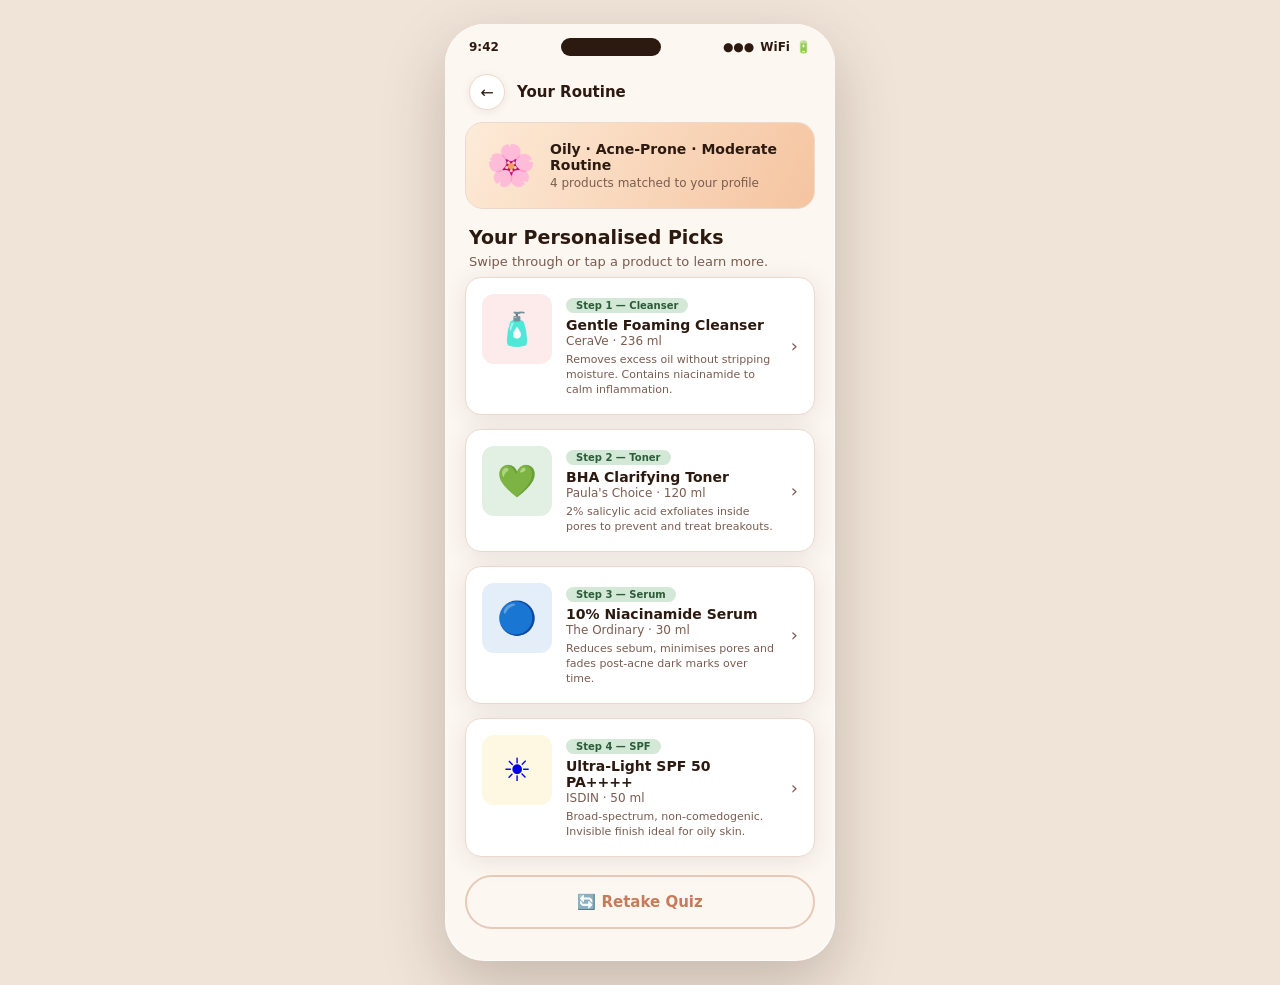
<file: results.html>
<!DOCTYPE html>
<html lang="en">
<head>
  <meta charset="UTF-8" />
  <meta name="viewport" content="width=device-width, initial-scale=1.0" />
  <title>GlowGuide – Your Recommendations</title>
  <link rel="stylesheet" href="style.css" />
</head>
<body>
  <div class="phone">

    <div class="status-bar">
      <span>9:42</span>
      <div class="notch"></div>
      <div class="status-right"><span>●●●</span><span>WiFi</span><span>🔋</span></div>
    </div>

    <div class="screen">

      <!-- Nav -->
      <div class="top-nav">
        <a href="quiz3.html" class="back-btn">←</a>
        <span class="nav-title">Your Routine</span>
      </div>

      <!-- Result Banner -->
      <div style="
        background: linear-gradient(120deg, #FDEBD8, #F5C4A0);
        margin: 0 20px;
        border-radius: 18px;
        padding: 18px 20px;
        display:flex;
        align-items:center;
        gap:14px;
        border:1px solid #EDD9CC;
      ">
        <div style="font-size:40px;">🌸</div>
        <div>
          <div style="font-size:14px;font-weight:700;color:var(--text);">Oily · Acne-Prone · Moderate Routine</div>
          <div style="font-size:12px;color:var(--muted);margin-top:3px;">4 products matched to your profile</div>
        </div>
      </div>

      <div class="section-hd" style="padding-top:16px;">
        <h2>Your Personalised Picks</h2>
        <p>Swipe through or tap a product to learn more.</p>
      </div>

      <!-- Product 1 -->
      <a href="product.html" class="product-card">
        <div class="product-img pink">🧴</div>
        <div class="product-info">
          <span class="product-tag">Step 1 — Cleanser</span>
          <h3>Gentle Foaming Cleanser</h3>
          <div class="brand">CeraVe · 236 ml</div>
          <div class="desc">Removes excess oil without stripping moisture. Contains niacinamide to calm inflammation.</div>
        </div>
        <div class="product-arrow">›</div>
      </a>

      <!-- Product 2 -->
      <a href="product.html" class="product-card">
        <div class="product-img green">💚</div>
        <div class="product-info">
          <span class="product-tag">Step 2 — Toner</span>
          <h3>BHA Clarifying Toner</h3>
          <div class="brand">Paula's Choice · 120 ml</div>
          <div class="desc">2% salicylic acid exfoliates inside pores to prevent and treat breakouts.</div>
        </div>
        <div class="product-arrow">›</div>
      </a>

      <!-- Product 3 -->
      <a href="product.html" class="product-card">
        <div class="product-img blue">🔵</div>
        <div class="product-info">
          <span class="product-tag">Step 3 — Serum</span>
          <h3>10% Niacinamide Serum</h3>
          <div class="brand">The Ordinary · 30 ml</div>
          <div class="desc">Reduces sebum, minimises pores and fades post-acne dark marks over time.</div>
        </div>
        <div class="product-arrow">›</div>
      </a>

      <!-- Product 4 -->
      <a href="product.html" class="product-card">
        <div class="product-img yellow">☀️</div>
        <div class="product-info">
          <span class="product-tag">Step 4 — SPF</span>
          <h3>Ultra-Light SPF 50 PA++++</h3>
          <div class="brand">ISDIN · 50 ml</div>
          <div class="desc">Broad-spectrum, non-comedogenic. Invisible finish ideal for oily skin.</div>
        </div>
        <div class="product-arrow">›</div>
      </a>

      <!-- Retake -->
      <div class="btn-cta-wrap" style="margin-top:4px;">
        <a href="quiz1.html" class="btn btn-outline">🔄 Retake Quiz</a>
      </div>

    </div>
  </div>
</body>
</html>
</file>
<file: style.css>
/* ── Global Reset & Variables ─────────────────────────────────── */
*, *::before, *::after { box-sizing: border-box; margin: 0; padding: 0; }

:root {
  --bg:         #FDF7F2;
  --surface:    #FFFFFF;
  --primary:    #C87B5A;
  --primary-dk: #A85F40;
  --accent:     #E8C9B8;
  --accent2:    #D4E8D8;
  --text:       #2C1A10;
  --muted:      #7A5C50;
  --border:     #EDD9CC;
  --radius:     16px;
  --shadow:     0 4px 24px rgba(44,26,16,0.10);
}

body {
  font-family: 'Segoe UI', system-ui, -apple-system, sans-serif;
  background: #F0E4D8;
  min-height: 100vh;
  display: flex;
  align-items: center;
  justify-content: center;
  padding: 24px 16px;
}

/* ── Phone Shell ──────────────────────────────────────────────── */
.phone {
  width: 390px;
  min-height: 780px;
  background: var(--bg);
  border-radius: 40px;
  box-shadow: 0 24px 64px rgba(44,26,16,0.22), inset 0 0 0 1px rgba(255,255,255,0.6);
  overflow: hidden;
  display: flex;
  flex-direction: column;
  position: relative;
}

/* ── Status Bar ───────────────────────────────────────────────── */
.status-bar {
  display: flex;
  justify-content: space-between;
  align-items: center;
  padding: 14px 24px 6px;
  font-size: 12px;
  font-weight: 600;
  color: var(--text);
  background: var(--bg);
  flex-shrink: 0;
}
.status-bar .notch {
  width: 100px;
  height: 18px;
  background: var(--text);
  border-radius: 20px;
}
.status-right { display: flex; gap: 6px; align-items: center; }

/* ── Screen Content ───────────────────────────────────────────── */
.screen {
  flex: 1;
  display: flex;
  flex-direction: column;
  overflow-y: auto;
  padding: 0 0 32px;
}

/* ── Top Nav / Back ───────────────────────────────────────────── */
.top-nav {
  display: flex;
  align-items: center;
  padding: 12px 24px;
  gap: 12px;
  background: var(--bg);
}
.back-btn {
  width: 36px; height: 36px;
  border-radius: 50%;
  background: var(--surface);
  display: flex; align-items: center; justify-content: center;
  text-decoration: none;
  color: var(--text);
  font-size: 16px;
  box-shadow: 0 2px 8px rgba(44,26,16,0.08);
  border: 1px solid var(--border);
  transition: background 0.2s;
}
.back-btn:hover { background: var(--accent); }
.nav-title {
  font-size: 15px; font-weight: 600; color: var(--text);
}

/* ── Hero Section (Home) ──────────────────────────────────────── */
.hero {
  position: relative;
  height: 280px;
  background: linear-gradient(160deg, #F0C9A8 0%, #E8A882 60%, #C87B5A 100%);
  display: flex; flex-direction: column;
  align-items: center; justify-content: center;
  gap: 8px;
  overflow: hidden;
}
.hero::before {
  content: '';
  position: absolute;
  bottom: -40px; right: -40px;
  width: 200px; height: 200px;
  border-radius: 50%;
  background: rgba(255,255,255,0.15);
}
.hero::after {
  content: '';
  position: absolute;
  top: -30px; left: -30px;
  width: 150px; height: 150px;
  border-radius: 50%;
  background: rgba(255,255,255,0.10);
}
.hero-icon {
  font-size: 56px; z-index: 1;
}
.hero h1 {
  font-size: 26px; font-weight: 700;
  color: #fff;
  text-shadow: 0 2px 8px rgba(0,0,0,0.15);
  z-index: 1;
  text-align: center;
  line-height: 1.2;
  padding: 0 24px;
}
.hero p {
  font-size: 13px; color: rgba(255,255,255,0.88);
  z-index: 1; text-align: center; padding: 0 32px;
}

/* ── Cards ────────────────────────────────────────────────────── */
.card {
  background: var(--surface);
  border-radius: var(--radius);
  padding: 20px;
  margin: 0 20px 16px;
  box-shadow: var(--shadow);
  border: 1px solid var(--border);
}
.card-sm {
  padding: 14px 16px;
}

/* ── Buttons ──────────────────────────────────────────────────── */
.btn {
  display: block;
  width: 100%;
  padding: 16px;
  border-radius: 50px;
  font-size: 15px;
  font-weight: 600;
  text-align: center;
  text-decoration: none;
  cursor: pointer;
  transition: all 0.15s ease;
}
.btn-primary {
  background: var(--primary);
  color: #fff;
  box-shadow: 0 4px 16px rgba(200,123,90,0.35);
}
.btn-primary:hover {
  background: var(--primary-dk);
  box-shadow: 0 6px 20px rgba(200,123,90,0.45);
  transform: translateY(-1px);
}
.btn-outline {
  background: transparent;
  color: var(--primary);
  border: 2px solid var(--accent);
}
.btn-outline:hover {
  background: var(--accent);
}
.btn-cta-wrap {
  padding: 0 20px;
  margin-top: 8px;
}

/* ── Section Header ───────────────────────────────────────────── */
.section-hd {
  padding: 20px 24px 8px;
}
.section-hd h2 {
  font-size: 19px; font-weight: 700; color: var(--text);
  line-height: 1.3;
}
.section-hd p {
  font-size: 13px; color: var(--muted); margin-top: 4px;
}

/* ── Feature Chips (Home) ─────────────────────────────────────── */
.chip-row {
  display: flex; gap: 8px; flex-wrap: wrap;
  padding: 0 20px 4px;
}
.chip {
  background: var(--accent2);
  color: #2C5C38;
  border-radius: 50px;
  padding: 6px 14px;
  font-size: 12px; font-weight: 600;
}

/* ── Quiz Progress ────────────────────────────────────────────── */
.progress-wrap {
  padding: 4px 24px 0;
}
.progress-label {
  display: flex; justify-content: space-between;
  font-size: 12px; color: var(--muted); margin-bottom: 6px;
}
.progress-bar {
  height: 6px; border-radius: 10px;
  background: var(--border);
  overflow: hidden;
}
.progress-fill {
  height: 100%; border-radius: 10px;
  background: linear-gradient(90deg, var(--primary), #E8A882);
  transition: width 0.3s ease;
}

/* ── Option List (Quiz) ───────────────────────────────────────── */
.option-list {
  display: flex; flex-direction: column; gap: 10px;
  padding: 0 20px;
}
.option {
  background: var(--surface);
  border: 2px solid var(--border);
  border-radius: var(--radius);
  padding: 14px 16px;
  display: flex; align-items: center; gap: 14px;
  cursor: pointer;
  transition: all 0.15s ease;
  text-decoration: none;
  color: var(--text);
}
.option:hover, .option.selected {
  border-color: var(--primary);
  background: #FEF3EC;
  box-shadow: 0 2px 12px rgba(200,123,90,0.12);
}
.option-icon {
  width: 42px; height: 42px;
  border-radius: 12px;
  background: var(--accent);
  display: flex; align-items: center; justify-content: center;
  font-size: 20px;
  flex-shrink: 0;
}
.option-text h3 { font-size: 14px; font-weight: 600; color: var(--text); }
.option-text p  { font-size: 12px; color: var(--muted); margin-top: 2px; }
.option-check {
  margin-left: auto;
  width: 22px; height: 22px;
  border-radius: 50%;
  border: 2px solid var(--border);
  flex-shrink: 0;
}

/* ── Result Cards ─────────────────────────────────────────────── */
.product-card {
  background: var(--surface);
  border-radius: var(--radius);
  padding: 16px;
  margin: 0 20px 14px;
  box-shadow: var(--shadow);
  border: 1px solid var(--border);
  display: flex; gap: 14px; align-items: flex-start;
  text-decoration: none;
}
.product-card:hover .product-img { transform: scale(1.05); }
.product-img {
  width: 70px; height: 70px;
  border-radius: 12px;
  display: flex; align-items: center; justify-content: center;
  font-size: 32px;
  flex-shrink: 0;
  transition: transform 0.2s;
}
.product-img.pink { background: #FDEAEA; }
.product-img.green { background: #E2F0E4; }
.product-img.blue  { background: #E4EEF8; }
.product-img.yellow{ background: #FEF7E2; }

.product-info { flex: 1; min-width: 0; }
.product-tag {
  display: inline-block;
  background: var(--accent2);
  color: #2C5C38;
  border-radius: 50px;
  padding: 2px 10px;
  font-size: 10px; font-weight: 600;
  margin-bottom: 4px;
}
.product-info h3 { font-size: 14px; font-weight: 700; color: var(--text); }
.product-info .brand { font-size: 12px; color: var(--muted); margin-top: 1px; }
.product-info .desc  { font-size: 11px; color: var(--muted); margin-top: 4px; line-height: 1.4; }
.product-arrow {
  font-size: 18px; color: var(--muted); align-self: center; flex-shrink: 0;
}

/* ── Product Detail ───────────────────────────────────────────── */
.product-hero {
  height: 220px;
  background: linear-gradient(135deg, #FDE8D8, #F5C4A0);
  display: flex; align-items: center; justify-content: center;
  font-size: 100px;
}
.badge-row {
  display: flex; gap: 8px; flex-wrap: wrap;
  padding: 0 20px 4px;
}
.badge {
  padding: 4px 12px;
  border-radius: 50px;
  font-size: 11px; font-weight: 600;
}
.badge-green { background: var(--accent2); color: #2C5C38; }
.badge-orange { background: #FEF0E6; color: #A85F40; }

.ingredient-tags {
  display: flex; gap: 8px; flex-wrap: wrap;
  padding: 0 20px 4px;
}
.ing-tag {
  background: #FDF0E8;
  border: 1px solid var(--border);
  border-radius: 8px;
  padding: 6px 12px;
  font-size: 12px; color: var(--text);
}

/* ── Divider ──────────────────────────────────────────────────── */
.divider { height: 1px; background: var(--border); margin: 8px 20px; }

/* ── Label / Small text ───────────────────────────────────────── */
.label {
  font-size: 11px; font-weight: 700;
  text-transform: uppercase; letter-spacing: 0.06em;
  color: var(--muted);
  padding: 12px 24px 4px;
}
.body-text {
  font-size: 13px; color: var(--muted); line-height: 1.6;
  padding: 0 24px;
}

/* ── Rating ───────────────────────────────────────────────────── */
.rating {
  display: flex; align-items: center; gap: 6px;
  padding: 0 24px;
}
.stars { color: #F5A623; font-size: 14px; }
.rating-num { font-size: 13px; font-weight: 700; color: var(--text); }
.rating-count { font-size: 12px; color: var(--muted); }

/* ── Home Stats Row ───────────────────────────────────────────── */
.stats-row {
  display: flex; gap: 12px;
  padding: 0 20px;
}
.stat-box {
  flex: 1; background: var(--surface);
  border-radius: 14px; padding: 14px 12px;
  text-align: center;
  border: 1px solid var(--border);
  box-shadow: var(--shadow);
}
.stat-box .num { font-size: 20px; font-weight: 800; color: var(--primary); }
.stat-box .lbl { font-size: 11px; color: var(--muted); margin-top: 2px; }
</file>
<file: app/style.css>
/* ================================================================
   GlowGuide - Web Application Stylesheet
   Clean, full-width, responsive web design
   ================================================================ */

* { box-sizing: border-box; margin: 0; padding: 0; }

:root {
  --primary: #C87B5A;
  --primary-dark: #A85F40;
  --primary-light: #F5E0D4;
  --accent-green: #D4E8D8;
  --accent-green-text: #2C5C38;
  --bg: #FAFAFA;
  --surface: #FFFFFF;
  --text: #1A1A2E;
  --text-secondary: #6B7280;
  --border: #E5E7EB;
  --radius: 8px;
  --radius-lg: 16px;
  --shadow-sm: 0 1px 3px rgba(0,0,0,0.08);
  --shadow-md: 0 4px 12px rgba(0,0,0,0.08);
  --shadow-lg: 0 8px 30px rgba(0,0,0,0.1);
  --transition: 0.2s ease;
}

html { scroll-behavior: smooth; }

body {
  font-family: -apple-system, BlinkMacSystemFont, 'Segoe UI', Roboto, 'Helvetica Neue', Arial, sans-serif;
  background: var(--bg);
  color: var(--text);
  line-height: 1.6;
  min-height: 100vh;
  display: flex;
  flex-direction: column;
}

/* ================================================================
   HEADER / NAV
   ================================================================ */
header {
  background: var(--surface);
  border-bottom: 1px solid var(--border);
  position: sticky;
  top: 0;
  z-index: 1000;
}

.main-nav {
  max-width: 1100px;
  margin: 0 auto;
  padding: 14px 32px;
  display: flex;
  align-items: center;
  justify-content: space-between;
}

.brand {
  font-size: 22px;
  font-weight: 700;
  color: var(--primary);
  text-decoration: none;
}

.nav-actions { display: flex; gap: 12px; align-items: center; }

.nav-btn {
  padding: 8px 20px;
  border-radius: 6px;
  font-size: 14px;
  font-weight: 500;
  text-decoration: none;
  color: var(--text-secondary);
  transition: var(--transition);
}
.nav-btn:hover { background: var(--primary-light); color: var(--primary-dark); }
.nav-btn-fill {
  background: var(--primary);
  color: #fff;
}
.nav-btn-fill:hover { background: var(--primary-dark); color: #fff; }

/* ================================================================
   MAIN CONTENT
   ================================================================ */
#app {
  flex: 1;
  max-width: 1100px;
  width: 100%;
  margin: 0 auto;
  padding: 40px 32px 60px;
}

/* ================================================================
   FOOTER
   ================================================================ */
footer {
  background: var(--surface);
  border-top: 1px solid var(--border);
  padding: 32px;
  text-align: center;
}
.footer-inner { max-width: 600px; margin: 0 auto; }
footer p { font-size: 14px; color: var(--text-secondary); }
footer .small { font-size: 12px; margin-top: 8px; opacity: 0.7; }

/* ================================================================
   HOME PAGE
   ================================================================ */
.home-hero {
  text-align: center;
  padding: 60px 20px;
  background: linear-gradient(135deg, #FDF7F2 0%, #F5E0D4 100%);
  border-radius: var(--radius-lg);
  margin-bottom: 48px;
}
.home-hero h1 {
  font-size: 36px;
  font-weight: 800;
  color: var(--text);
  margin-bottom: 12px;
}
.home-hero p {
  font-size: 18px;
  color: var(--text-secondary);
  max-width: 550px;
  margin: 0 auto 28px;
}
.home-hero .cta-btn {
  display: inline-block;
  padding: 14px 36px;
  background: var(--primary);
  color: #fff;
  font-size: 16px;
  font-weight: 600;
  border-radius: var(--radius);
  text-decoration: none;
  border: none;
  cursor: pointer;
  transition: var(--transition);
}
.home-hero .cta-btn:hover {
  background: var(--primary-dark);
  transform: translateY(-1px);
  box-shadow: var(--shadow-md);
}

.home-features {
  display: grid;
  grid-template-columns: repeat(3, 1fr);
  gap: 24px;
  margin-bottom: 48px;
}
.feature-box {
  background: var(--surface);
  border: 1px solid var(--border);
  border-radius: var(--radius);
  padding: 28px 24px;
  text-align: center;
  transition: var(--transition);
}
.feature-box:hover { box-shadow: var(--shadow-md); transform: translateY(-2px); }
.feature-box .icon { font-size: 32px; margin-bottom: 14px; }
.feature-box h3 { font-size: 16px; font-weight: 600; margin-bottom: 8px; }
.feature-box p { font-size: 13px; color: var(--text-secondary); line-height: 1.5; }

.home-how {
  background: var(--surface);
  border: 1px solid var(--border);
  border-radius: var(--radius-lg);
  padding: 40px;
  margin-bottom: 40px;
}
.home-how h2 { font-size: 22px; font-weight: 700; margin-bottom: 24px; text-align: center; }
.how-steps {
  display: grid;
  grid-template-columns: repeat(3, 1fr);
  gap: 32px;
}
.how-step { text-align: center; }
.how-step .num {
  display: inline-flex;
  width: 40px; height: 40px;
  align-items: center; justify-content: center;
  background: var(--primary);
  color: #fff;
  border-radius: 50%;
  font-weight: 700;
  font-size: 16px;
  margin-bottom: 12px;
}
.how-step h4 { font-size: 15px; margin-bottom: 6px; }
.how-step p { font-size: 13px; color: var(--text-secondary); }

/* ================================================================
   QUIZ PAGE
   ================================================================ */
.quiz-page { max-width: 680px; margin: 0 auto; }

.quiz-breadcrumb {
  display: flex;
  align-items: center;
  gap: 8px;
  margin-bottom: 20px;
  font-size: 13px;
  color: var(--text-secondary);
}
.quiz-breadcrumb a {
  color: var(--primary);
  text-decoration: none;
}
.quiz-breadcrumb a:hover { text-decoration: underline; }

.quiz-progress { margin-bottom: 28px; }
.quiz-progress-bar {
  height: 6px;
  background: var(--border);
  border-radius: 10px;
  overflow: hidden;
  margin-bottom: 8px;
}
.quiz-progress-fill {
  height: 100%;
  background: var(--primary);
  border-radius: 10px;
  transition: width 0.4s ease;
}
.quiz-progress-text {
  font-size: 13px;
  color: var(--text-secondary);
}

.quiz-question {
  margin-bottom: 28px;
}
.quiz-question h2 {
  font-size: 24px;
  font-weight: 700;
  margin-bottom: 8px;
}
.quiz-question p {
  font-size: 15px;
  color: var(--text-secondary);
}

.quiz-options {
  display: flex;
  flex-direction: column;
  gap: 12px;
  margin-bottom: 28px;
}

.quiz-option {
  display: flex;
  align-items: center;
  gap: 16px;
  padding: 16px 20px;
  background: var(--surface);
  border: 2px solid var(--border);
  border-radius: var(--radius);
  cursor: pointer;
  transition: var(--transition);
}
.quiz-option:hover {
  border-color: var(--primary);
  background: #FEF7F3;
}
.quiz-option.selected {
  border-color: var(--primary);
  background: var(--primary-light);
}
.quiz-option .opt-icon {
  width: 44px; height: 44px;
  display: flex; align-items: center; justify-content: center;
  background: #F3F4F6;
  border-radius: var(--radius);
  font-size: 20px;
  flex-shrink: 0;
}
.quiz-option.selected .opt-icon { background: var(--primary); filter: brightness(1.3); }
.quiz-option .opt-text { flex: 1; }
.quiz-option .opt-text h4 { font-size: 15px; font-weight: 600; }
.quiz-option .opt-text p { font-size: 13px; color: var(--text-secondary); margin-top: 2px; }
.quiz-option .opt-radio {
  width: 20px; height: 20px;
  border-radius: 50%;
  border: 2px solid var(--border);
  flex-shrink: 0;
  transition: var(--transition);
}
.quiz-option.selected .opt-radio {
  border-color: var(--primary);
  background: var(--primary);
  box-shadow: inset 0 0 0 3px #fff;
}

.quiz-footer {
  display: flex;
  justify-content: space-between;
  align-items: center;
}
.quiz-back {
  padding: 10px 20px;
  border: 1px solid var(--border);
  border-radius: var(--radius);
  background: var(--surface);
  color: var(--text-secondary);
  font-size: 14px;
  font-weight: 500;
  cursor: pointer;
  text-decoration: none;
  transition: var(--transition);
}
.quiz-back:hover { border-color: var(--primary); color: var(--primary); }
.quiz-next {
  padding: 10px 28px;
  background: var(--primary);
  color: #fff;
  border: none;
  border-radius: var(--radius);
  font-size: 14px;
  font-weight: 600;
  cursor: pointer;
  transition: var(--transition);
}
.quiz-next:hover { background: var(--primary-dark); }
.quiz-next:disabled { opacity: 0.4; cursor: not-allowed; }

/* ================================================================
   RESULTS PAGE
   ================================================================ */
.results-header {
  background: linear-gradient(135deg, #FDF7F2, #F5E0D4);
  border-radius: var(--radius-lg);
  padding: 36px 40px;
  margin-bottom: 32px;
}
.results-header h1 { font-size: 26px; font-weight: 700; margin-bottom: 8px; }
.results-header p { font-size: 15px; color: var(--text-secondary); margin-bottom: 16px; }
.results-tags { display: flex; gap: 10px; flex-wrap: wrap; }
.results-tag {
  padding: 5px 14px;
  background: var(--surface);
  border: 1px solid var(--border);
  border-radius: 50px;
  font-size: 12px;
  font-weight: 600;
  color: var(--text);
}

.results-schedule { margin-bottom: 32px; }
.results-schedule h2 { font-size: 18px; font-weight: 700; margin-bottom: 14px; }
.schedule-grid {
  width: 100%;
  border-collapse: collapse;
  border: 1px solid var(--border);
  border-radius: var(--radius);
  overflow: hidden;
  font-size: 13px;
}
.schedule-grid th {
  background: var(--primary);
  color: #fff;
  padding: 10px 16px;
  text-align: left;
  font-weight: 600;
}
.schedule-grid td {
  padding: 10px 16px;
  border-top: 1px solid var(--border);
}
.schedule-grid tr:nth-child(even) td { background: #FAFAFA; }

.results-products { margin-bottom: 32px; }
.results-products h2 { font-size: 18px; font-weight: 700; margin-bottom: 16px; }

.products-list {
  display: grid;
  grid-template-columns: repeat(auto-fill, minmax(320px, 1fr));
  gap: 16px;
}

.prod-card {
  background: var(--surface);
  border: 1px solid var(--border);
  border-radius: var(--radius);
  padding: 20px;
  display: flex;
  gap: 16px;
  cursor: pointer;
  transition: var(--transition);
}
.prod-card:hover {
  box-shadow: var(--shadow-md);
  border-color: var(--primary);
}
.prod-card .prod-icon {
  width: 56px; height: 56px;
  border-radius: var(--radius);
  display: flex; align-items: center; justify-content: center;
  font-size: 24px;
  flex-shrink: 0;
}
.prod-card .prod-icon.pink { background: #FDE8E8; }
.prod-card .prod-icon.green { background: #DEF7EC; }
.prod-card .prod-icon.blue { background: #E1EFFE; }
.prod-card .prod-icon.yellow { background: #FEF3C7; }
.prod-card .prod-icon.purple { background: #EDE9FE; }

.prod-card .prod-body { flex: 1; min-width: 0; }
.prod-card .prod-step {
  display: inline-block;
  font-size: 10px;
  font-weight: 700;
  text-transform: uppercase;
  letter-spacing: 0.04em;
  color: var(--accent-green-text);
  background: var(--accent-green);
  padding: 2px 8px;
  border-radius: 4px;
  margin-bottom: 4px;
}
.prod-card .prod-body h3 { font-size: 14px; font-weight: 600; }
.prod-card .prod-body .meta { font-size: 12px; color: var(--text-secondary); margin-top: 2px; }
.prod-card .prod-body .timing { font-size: 11px; color: var(--primary); font-weight: 600; margin-top: 4px; }

.results-actions {
  display: flex; gap: 12px; margin-top: 24px;
}
.results-actions .btn-outline {
  padding: 10px 24px;
  border: 1px solid var(--border);
  border-radius: var(--radius);
  background: var(--surface);
  color: var(--text-secondary);
  font-size: 14px;
  cursor: pointer;
  transition: var(--transition);
  text-decoration: none;
}
.results-actions .btn-outline:hover { border-color: var(--primary); color: var(--primary); }

/* ================================================================
   PRODUCT DETAIL PAGE
   ================================================================ */
.detail-page { max-width: 800px; margin: 0 auto; }

.detail-back {
  display: inline-flex;
  align-items: center;
  gap: 6px;
  color: var(--primary);
  text-decoration: none;
  font-size: 14px;
  font-weight: 500;
  margin-bottom: 24px;
}
.detail-back:hover { text-decoration: underline; }

.detail-top {
  display: grid;
  grid-template-columns: 200px 1fr;
  gap: 32px;
  margin-bottom: 32px;
  align-items: start;
}
.detail-img {
  width: 200px; height: 200px;
  border-radius: var(--radius-lg);
  display: flex; align-items: center; justify-content: center;
  font-size: 72px;
}
.detail-img.pink { background: #FDE8E8; }
.detail-img.green { background: #DEF7EC; }
.detail-img.blue { background: #E1EFFE; }
.detail-img.yellow { background: #FEF3C7; }
.detail-img.purple { background: #EDE9FE; }

.detail-info h1 { font-size: 24px; font-weight: 700; margin-bottom: 4px; }
.detail-info .sub { font-size: 14px; color: var(--text-secondary); margin-bottom: 14px; }
.detail-info .badges { display: flex; gap: 8px; flex-wrap: wrap; margin-bottom: 14px; }
.detail-info .badge {
  padding: 3px 10px;
  border-radius: 4px;
  font-size: 11px;
  font-weight: 600;
}
.badge-green { background: var(--accent-green); color: var(--accent-green-text); }
.badge-orange { background: #FEF0E6; color: #A85F40; }

.detail-info .rating { display: flex; align-items: center; gap: 6px; margin-bottom: 14px; }
.detail-info .stars { color: #F59E0B; font-size: 14px; }
.detail-info .rating-val { font-weight: 700; font-size: 14px; }
.detail-info .rating-cnt { font-size: 12px; color: var(--text-secondary); }

.detail-section {
  background: var(--surface);
  border: 1px solid var(--border);
  border-radius: var(--radius);
  padding: 24px;
  margin-bottom: 16px;
}
.detail-section h3 {
  font-size: 12px;
  font-weight: 700;
  text-transform: uppercase;
  letter-spacing: 0.04em;
  color: var(--text-secondary);
  margin-bottom: 10px;
}
.detail-section p { font-size: 14px; line-height: 1.7; }
.detail-section .ing-list { display: flex; gap: 8px; flex-wrap: wrap; }
.detail-section .ing-chip {
  padding: 6px 12px;
  background: #F9FAFB;
  border: 1px solid var(--border);
  border-radius: 6px;
  font-size: 13px;
}

.detail-cta {
  margin-top: 20px;
}
.detail-cta button {
  padding: 12px 28px;
  background: var(--primary);
  color: #fff;
  border: none;
  border-radius: var(--radius);
  font-size: 14px;
  font-weight: 600;
  cursor: pointer;
  transition: var(--transition);
}
.detail-cta button:hover { background: var(--primary-dark); }

/* ================================================================
   RESPONSIVE
   ================================================================ */
@media (max-width: 768px) {
  .main-nav { padding: 12px 16px; }
  #app { padding: 24px 16px 40px; }
  .home-hero { padding: 40px 16px; }
  .home-hero h1 { font-size: 26px; }
  .home-features { grid-template-columns: 1fr; }
  .how-steps { grid-template-columns: 1fr; gap: 20px; }
  .products-list { grid-template-columns: 1fr; }
  .detail-top { grid-template-columns: 1fr; }
  .detail-img { width: 120px; height: 120px; font-size: 48px; margin: 0 auto; }
  .nav-actions .nav-btn:first-child { display: none; }
}
</file>
